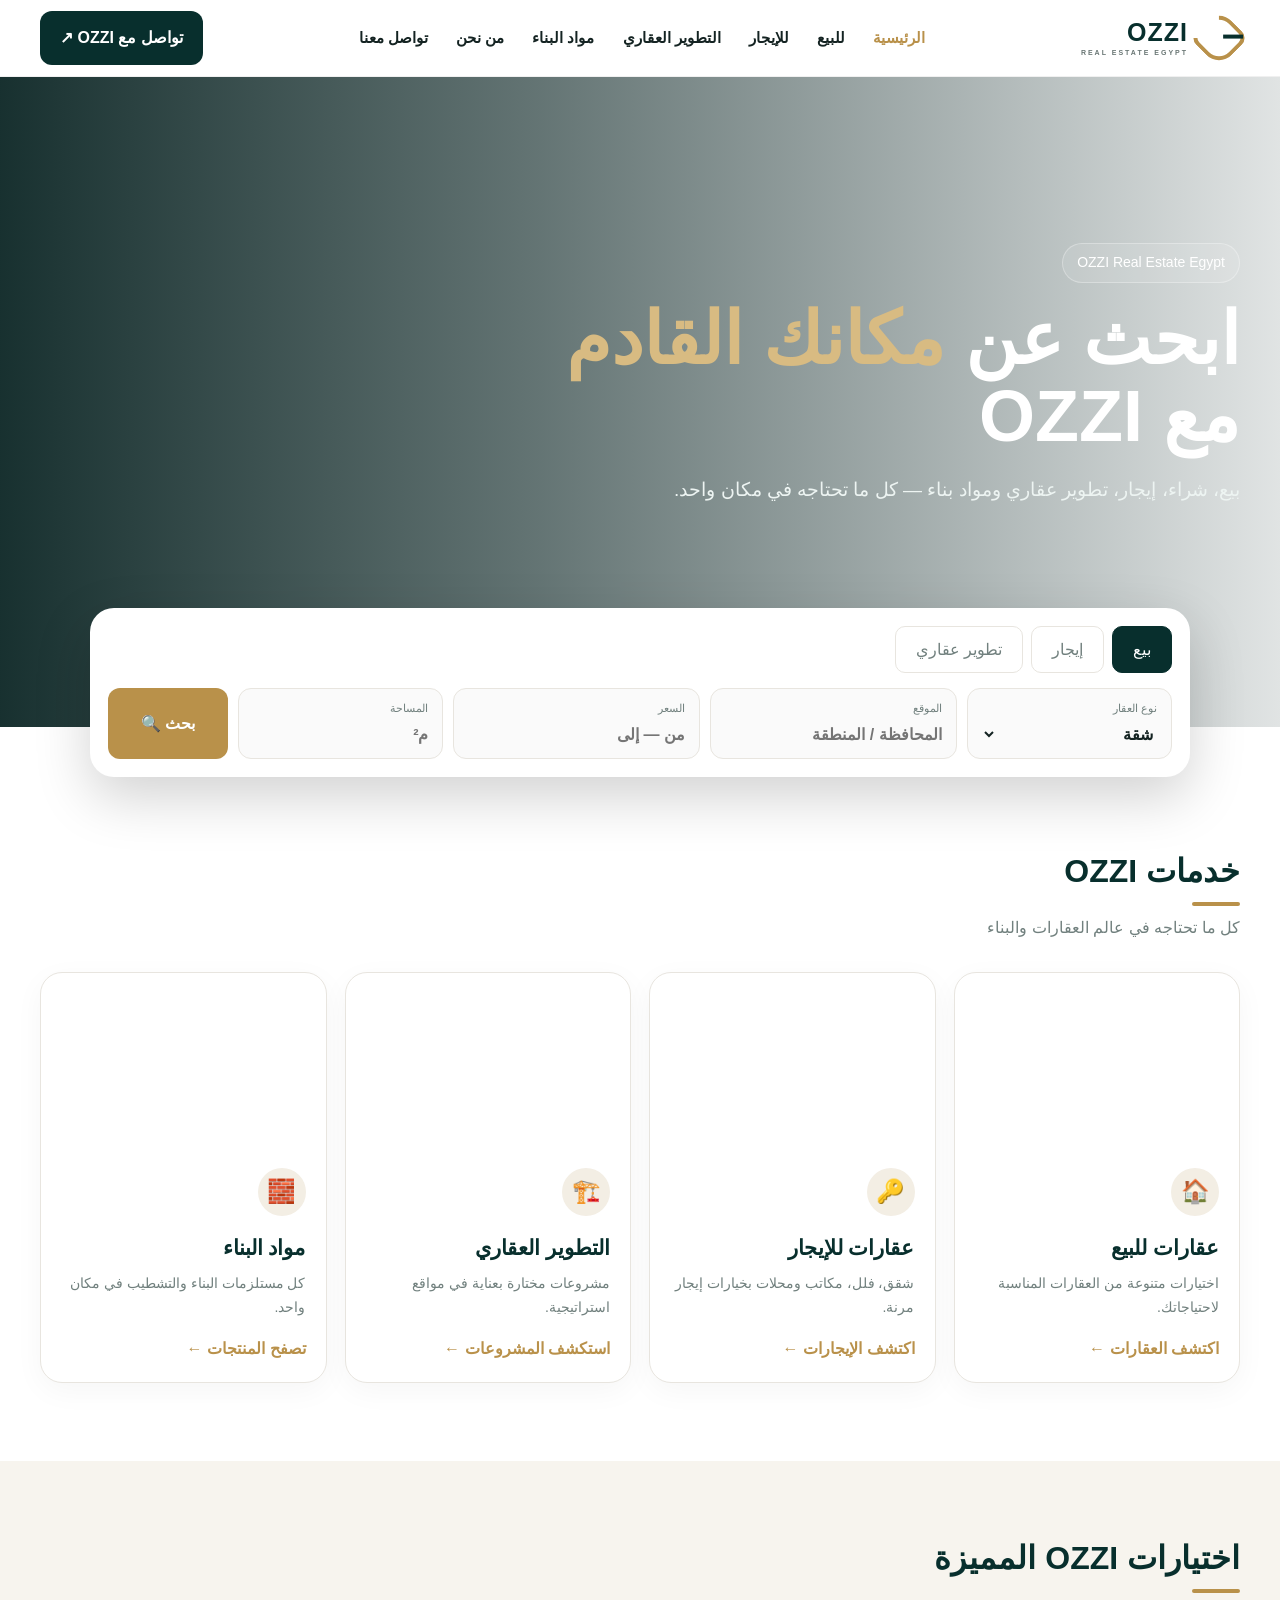
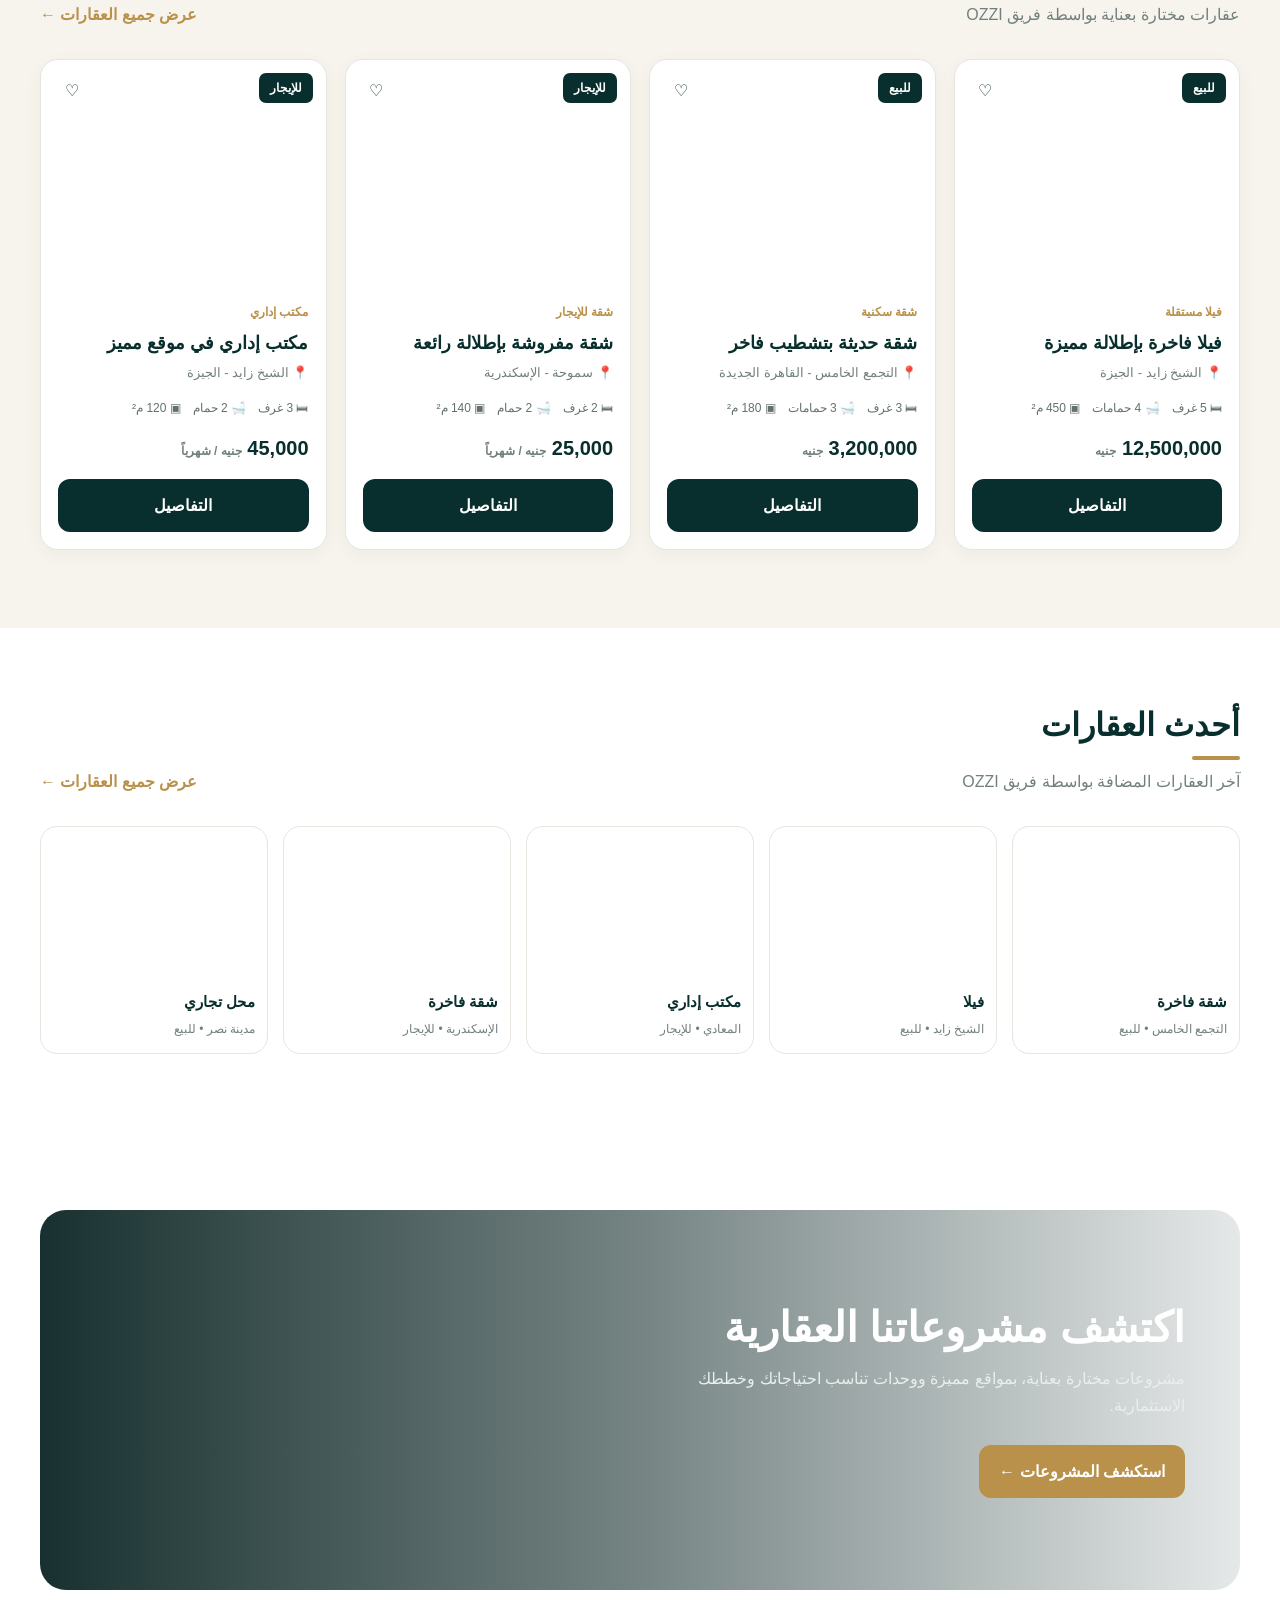
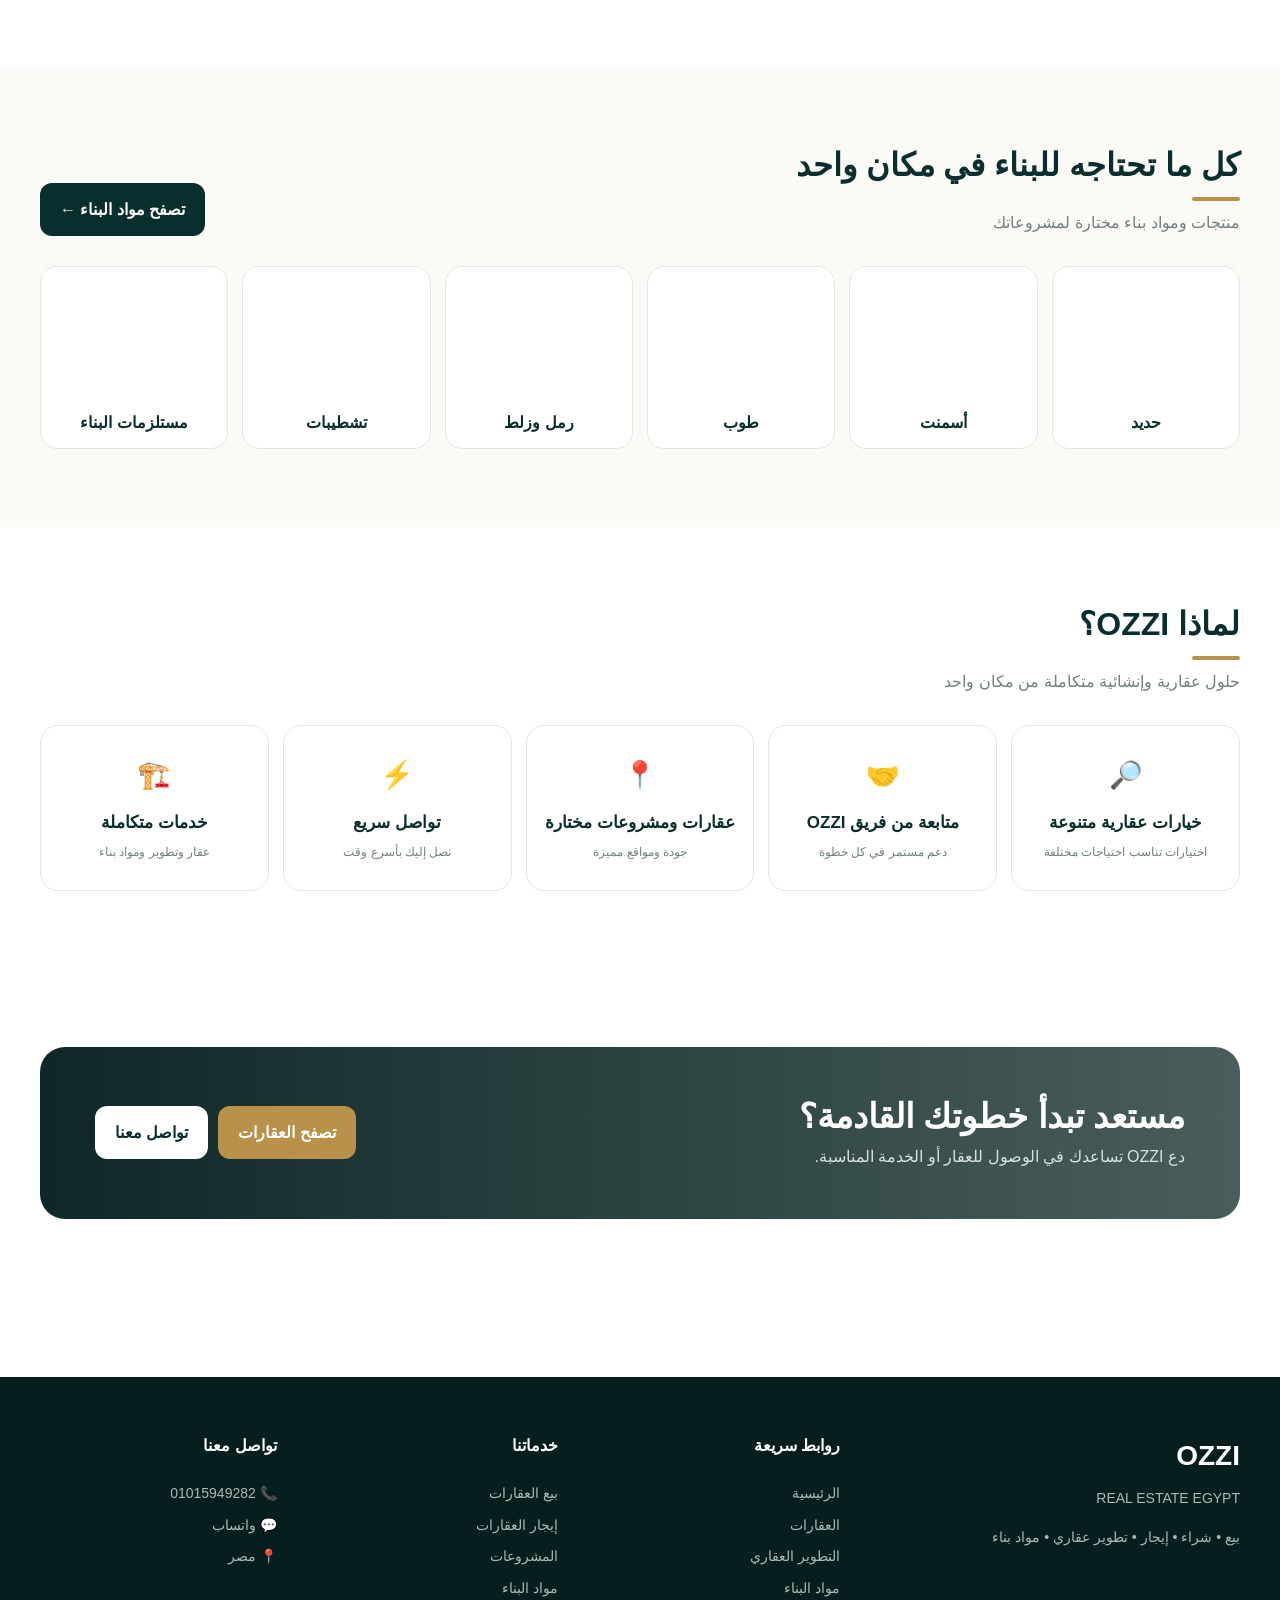
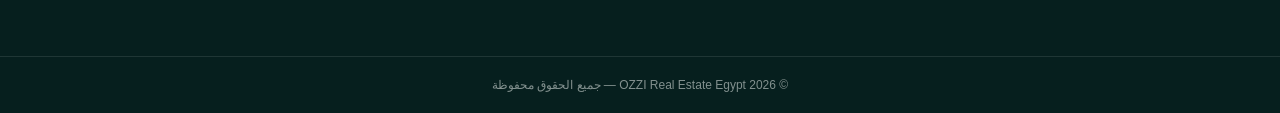
<file: index.html>
<!DOCTYPE html>
<html lang="ar" dir="rtl">
<head>
  <meta charset="UTF-8" />
  <meta name="viewport" content="width=device-width, initial-scale=1.0" />
  <title>OZZI Real Estate Egypt</title>
  <meta name="description" content="OZZI Real Estate Egypt - بيع، شراء، إيجار، تطوير عقاري ومواد بناء." />
  <link rel="stylesheet" href="style.css">

</head>
<body>

<header>
  <div class="container nav">
    <a class="logo" href="#">
      <span class="logo-mark"></span>
      <span class="logo-text">OZZI<small>REAL ESTATE EGYPT</small></span>
    </a>

    <button class="menu-btn" id="menuBtn" aria-label="فتح القائمة">☰</button>

    <nav class="nav-links" id="navLinks">
      <a class="active" href="#home">الرئيسية</a>
      <a href="properties.html?purpose=sale">للبيع</a>
      <a href="properties.html?purpose=rent">للإيجار</a>
      <a href="#development">التطوير العقاري</a>
      <a href="#materials">مواد البناء</a>
      <a href="#why">من نحن</a>
      <a href="#contact">تواصل معنا</a>
    </nav>

    <button class="nav-cta" onclick="contactOZZI()">تواصل مع OZZI ↗</button>
  </div>
</header>

<main>
  <section class="hero" id="home">
    <div class="container">
      <div class="hero-content">
        <span class="eyebrow">OZZI Real Estate Egypt</span>
        <h1>ابحث عن <span>مكانك القادم</span> مع OZZI</h1>
        <p>بيع، شراء، إيجار، تطوير عقاري ومواد بناء — كل ما تحتاجه في مكان واحد.</p>
      </div>
    </div>

    <div class="hero-search">
      <div class="search-tabs">
        <button class="search-tab active" data-mode="بيع">بيع</button>
        <button class="search-tab" data-mode="إيجار">إيجار</button>
        <button class="search-tab" data-mode="تطوير عقاري">تطوير عقاري</button>
      </div>
      <form class="search-grid" id="searchForm">
        <div class="field">
          <label>نوع العقار</label>
          <select>
            <option>شقة</option><option>فيلا</option><option>أرض</option>
            <option>محل</option><option>مكتب</option><option>شاليه</option>
          </select>
        </div>
        <div class="field">
          <label>الموقع</label>
          <input type="text" placeholder="المحافظة / المنطقة" />
        </div>
        <div class="field">
          <label>السعر</label>
          <input type="text" placeholder="من — إلى" />
        </div>
        <div class="field">
          <label>المساحة</label>
          <input type="text" placeholder="م²" />
        </div>
        <button class="btn search-btn" type="submit">بحث 🔍</button>
      </form>
    </div>
  </section>

  <section class="section services">
    <div class="container">
      <div class="section-head">
        <div>
          <h2 class="section-title">خدمات OZZI</h2>
          <div class="gold-line"></div>
          <p class="section-subtitle">كل ما تحتاجه في عالم العقارات والبناء</p>
        </div>
      </div>

      <div class="service-grid">
        <article class="service-card">
          <div class="service-image" style="background-image:url('https://images.unsplash.com/photo-1600585154340-be6161a56a0c?auto=format&fit=crop&w=900&q=80')"></div>
          <div class="service-body"><div class="icon">🏠</div><h3>عقارات للبيع</h3><p>اختيارات متنوعة من العقارات المناسبة لاحتياجاتك.</p><a class="text-link" href="properties.html">اكتشف العقارات ←</a></div>
        </article>
        <article class="service-card">
          <div class="service-image" style="background-image:url('https://images.unsplash.com/photo-1600607687920-4e2a09cf159d?auto=format&fit=crop&w=900&q=80')"></div>
          <div class="service-body"><div class="icon">🔑</div><h3>عقارات للإيجار</h3><p>شقق، فلل، مكاتب ومحلات بخيارات إيجار مرنة.</p><a class="text-link" href="#rent">اكتشف الإيجارات ←</a></div>
        </article>
        <article class="service-card">
          <div class="service-image" style="background-image:url('https://images.unsplash.com/photo-1545324418-cc1a3fa10c00?auto=format&fit=crop&w=900&q=80')"></div>
          <div class="service-body"><div class="icon">🏗️</div><h3>التطوير العقاري</h3><p>مشروعات مختارة بعناية في مواقع استراتيجية.</p><a class="text-link" href="#development">استكشف المشروعات ←</a></div>
        </article>
        <article class="service-card">
          <div class="service-image" style="background-image:url('https://images.unsplash.com/photo-1504307651254-35680f356dfd?auto=format&fit=crop&w=900&q=80')"></div>
          <div class="service-body"><div class="icon">🧱</div><h3>مواد البناء</h3><p>كل مستلزمات البناء والتشطيب في مكان واحد.</p><a class="text-link" href="#materials">تصفح المنتجات ←</a></div>
        </article>
      </div>
    </div>
  </section>

  <section class="section properties" id="properties">
    <div class="container">
      <div class="section-head">
        <div>
          <h2 class="section-title">اختيارات OZZI المميزة</h2>
          <div class="gold-line"></div>
          <p class="section-subtitle">عقارات مختارة بعناية بواسطة فريق OZZI</p>
        </div>
        <a class="text-link" href="properties.html">عرض جميع العقارات ←</a>
      </div>

      <div class="property-grid">
        <article class="property-card">
          <div class="property-img" style="background-image:url('https://images.unsplash.com/photo-1600585154526-990dced4db0d?auto=format&fit=crop&w=1000&q=80')"><span class="badge">للبيع</span><button class="heart">♡</button></div>
          <div class="property-body"><span class="property-type">فيلا مستقلة</span><h3 class="property-title">فيلا فاخرة بإطلالة مميزة</h3><div class="location">📍 الشيخ زايد - الجيزة</div><div class="meta"><span>🛏 5 غرف</span><span>🛁 4 حمامات</span><span>▣ 450 م²</span></div><div class="price">12,500,000 <small>جنيه</small></div><a class="btn details" href="property-details.html">التفاصيل</a></div>
        </article>
        <article class="property-card">
          <div class="property-img" style="background-image:url('https://images.unsplash.com/photo-1600607688969-a5bfcd646154?auto=format&fit=crop&w=1000&q=80')"><span class="badge">للبيع</span><button class="heart">♡</button></div>
          <div class="property-body"><span class="property-type">شقة سكنية</span><h3 class="property-title">شقة حديثة بتشطيب فاخر</h3><div class="location">📍 التجمع الخامس - القاهرة الجديدة</div><div class="meta"><span>🛏 3 غرف</span><span>🛁 3 حمامات</span><span>▣ 180 م²</span></div><div class="price">3,200,000 <small>جنيه</small></div><a class="btn details" href="property-details.html">التفاصيل</a></div>
        </article>
        <article class="property-card">
          <div class="property-img" style="background-image:url('https://images.unsplash.com/photo-1600566753190-17f0baa2a6c3?auto=format&fit=crop&w=1000&q=80')"><span class="badge">للإيجار</span><button class="heart">♡</button></div>
          <div class="property-body"><span class="property-type">شقة للإيجار</span><h3 class="property-title">شقة مفروشة بإطلالة رائعة</h3><div class="location">📍 سموحة - الإسكندرية</div><div class="meta"><span>🛏 2 غرف</span><span>🛁 2 حمام</span><span>▣ 140 م²</span></div><div class="price">25,000 <small>جنيه / شهرياً</small></div><a class="btn details" href="property-details.html">التفاصيل</a></div>
        </article>
        <article class="property-card">
          <div class="property-img" style="background-image:url('https://images.unsplash.com/photo-1497366754035-f200968a6e72?auto=format&fit=crop&w=1000&q=80')"><span class="badge">للإيجار</span><button class="heart">♡</button></div>
          <div class="property-body"><span class="property-type">مكتب إداري</span><h3 class="property-title">مكتب إداري في موقع مميز</h3><div class="location">📍 الشيخ زايد - الجيزة</div><div class="meta"><span>🛏 3 غرف</span><span>🛁 2 حمام</span><span>▣ 120 م²</span></div><div class="price">45,000 <small>جنيه / شهرياً</small></div><a class="btn details" href="property-details.html">التفاصيل</a></div>
        </article>
      </div>
    </div>
  </section>

  <section class="section" id="rent">
    <div class="container">
      <div class="section-head">
        <div>
          <h2 class="section-title">أحدث العقارات</h2>
          <div class="gold-line"></div>
          <p class="section-subtitle">آخر العقارات المضافة بواسطة فريق OZZI</p>
        </div>
        <a class="text-link" href="properties.html">عرض جميع العقارات ←</a>
      </div>
      <div class="latest-grid">
        <div class="latest-card"><div class="latest-img" style="background-image:url('https://images.unsplash.com/photo-1600607687939-ce8a6c25118c?auto=format&fit=crop&w=700&q=80')"></div><div class="latest-body"><strong>شقة فاخرة</strong><span>التجمع الخامس • للبيع</span></div></div>
        <div class="latest-card"><div class="latest-img" style="background-image:url('https://images.unsplash.com/photo-1600585154340-be6161a56a0c?auto=format&fit=crop&w=700&q=80')"></div><div class="latest-body"><strong>فيلا</strong><span>الشيخ زايد • للبيع</span></div></div>
        <div class="latest-card"><div class="latest-img" style="background-image:url('https://images.unsplash.com/photo-1497366754035-f200968a6e72?auto=format&fit=crop&w=700&q=80')"></div><div class="latest-body"><strong>مكتب إداري</strong><span>المعادي • للإيجار</span></div></div>
        <div class="latest-card"><div class="latest-img" style="background-image:url('https://images.unsplash.com/photo-1600566753190-17f0baa2a6c3?auto=format&fit=crop&w=700&q=80')"></div><div class="latest-body"><strong>شقة فاخرة</strong><span>الإسكندرية • للإيجار</span></div></div>
        <div class="latest-card"><div class="latest-img" style="background-image:url('https://images.unsplash.com/photo-1600585154526-990dced4db0d?auto=format&fit=crop&w=700&q=80')"></div><div class="latest-body"><strong>محل تجاري</strong><span>مدينة نصر • للبيع</span></div></div>
      </div>
    </div>
  </section>

  <section class="section" id="development">
    <div class="container">
      <div class="dev-banner">
        <div class="dev-content">
          <h2>اكتشف مشروعاتنا العقارية</h2>
          <p>مشروعات مختارة بعناية، بمواقع مميزة ووحدات تناسب احتياجاتك وخططك الاستثمارية.</p>
          <button class="btn btn-gold" onclick="showToast('سيتم عرض المشروعات قريباً')">استكشف المشروعات ←</button>
        </div>
      </div>
    </div>
  </section>

  <section class="section materials" id="materials">
    <div class="container">
      <div class="section-head">
        <div>
          <h2 class="section-title">كل ما تحتاجه للبناء في مكان واحد</h2>
          <div class="gold-line"></div>
          <p class="section-subtitle">منتجات ومواد بناء مختارة لمشروعاتك</p>
        </div>
        <button class="btn btn-dark" style="background:var(--green);color:#fff" onclick="showToast('قسم مواد البناء جاهز للتصفح')">تصفح مواد البناء ←</button>
      </div>

      <div class="material-grid">
        <div class="material-card"><div class="material-img" style="background-image:url('https://images.unsplash.com/photo-1531835551805-16d864c8d311?auto=format&fit=crop&w=700&q=80')"></div><strong>حديد</strong></div>
        <div class="material-card"><div class="material-img" style="background-image:url('https://images.unsplash.com/photo-1586864387967-d02ef85d93e8?auto=format&fit=crop&w=700&q=80')"></div><strong>أسمنت</strong></div>
        <div class="material-card"><div class="material-img" style="background-image:url('https://images.unsplash.com/photo-1590253230532-a67f6bc61a8b?auto=format&fit=crop&w=700&q=80')"></div><strong>طوب</strong></div>
        <div class="material-card"><div class="material-img" style="background-image:url('https://images.unsplash.com/photo-1582582429416-7a5a1c4e0c6d?auto=format&fit=crop&w=700&q=80')"></div><strong>رمل وزلط</strong></div>
        <div class="material-card"><div class="material-img" style="background-image:url('https://images.unsplash.com/photo-1504148455328-c376907d081c?auto=format&fit=crop&w=700&q=80')"></div><strong>تشطيبات</strong></div>
        <div class="material-card"><div class="material-img" style="background-image:url('https://images.unsplash.com/photo-1504307651254-35680f356dfd?auto=format&fit=crop&w=700&q=80')"></div><strong>مستلزمات البناء</strong></div>
      </div>
    </div>
  </section>

  <section class="section" id="why">
    <div class="container">
      <div class="section-head">
        <div>
          <h2 class="section-title">لماذا OZZI؟</h2>
          <div class="gold-line"></div>
          <p class="section-subtitle">حلول عقارية وإنشائية متكاملة من مكان واحد</p>
        </div>
      </div>
      <div class="why-grid">
        <div class="why-card"><div class="why-icon">🔎</div><h3>خيارات عقارية متنوعة</h3><p>اختيارات تناسب احتياجات مختلفة</p></div>
        <div class="why-card"><div class="why-icon">🤝</div><h3>متابعة من فريق OZZI</h3><p>دعم مستمر في كل خطوة</p></div>
        <div class="why-card"><div class="why-icon">📍</div><h3>عقارات ومشروعات مختارة</h3><p>جودة ومواقع مميزة</p></div>
        <div class="why-card"><div class="why-icon">⚡</div><h3>تواصل سريع</h3><p>نصل إليك بأسرع وقت</p></div>
        <div class="why-card"><div class="why-icon">🏗️</div><h3>خدمات متكاملة</h3><p>عقار وتطوير ومواد بناء</p></div>
      </div>
    </div>
  </section>

  <section class="section" id="contact">
    <div class="container">
      <div class="cta">
        <div>
          <h2>مستعد تبدأ خطوتك القادمة؟</h2>
          <p>دع OZZI تساعدك في الوصول للعقار أو الخدمة المناسبة.</p>
        </div>
        <div style="display:flex;gap:10px;flex-wrap:wrap">
          <a class="btn btn-gold" href="#properties">تصفح العقارات</a>
          <button class="btn" style="background:#fff;color:var(--green)" onclick="contactOZZI()">تواصل معنا</button>
        </div>
      </div>
    </div>
  </section>
</main>

<footer>
  <div class="container footer-main">
    <div>
      <div class="footer-logo">OZZI</div>
      <p style="margin-top:8px">REAL ESTATE EGYPT</p>
      <p style="margin-top:15px">بيع • شراء • إيجار • تطوير عقاري • مواد بناء</p>
    </div>
    <div class="footer-col"><h4>روابط سريعة</h4><a href="#home">الرئيسية</a><a href="#properties">العقارات</a><a href="#development">التطوير العقاري</a><a href="#materials">مواد البناء</a></div>
    <div class="footer-col"><h4>خدماتنا</h4><a href="#properties">بيع العقارات</a><a href="#rent">إيجار العقارات</a><a href="#development">المشروعات</a><a href="#materials">مواد البناء</a></div>
    <div class="footer-col"><h4>تواصل معنا</h4><a href="tel:+201015949282">📞 01015949282</a><a href="https://wa.me/201015949282" target="_blank">💬 واتساب</a><a href="#contact">📍 مصر</a></div>
  </div>
  <div class="footer-bottom">© 2026 OZZI Real Estate Egypt — جميع الحقوق محفوظة</div>
</footer>

<div class="toast" id="toast"></div>

<script src="script.js"></script>

</body>
</html>
</file>
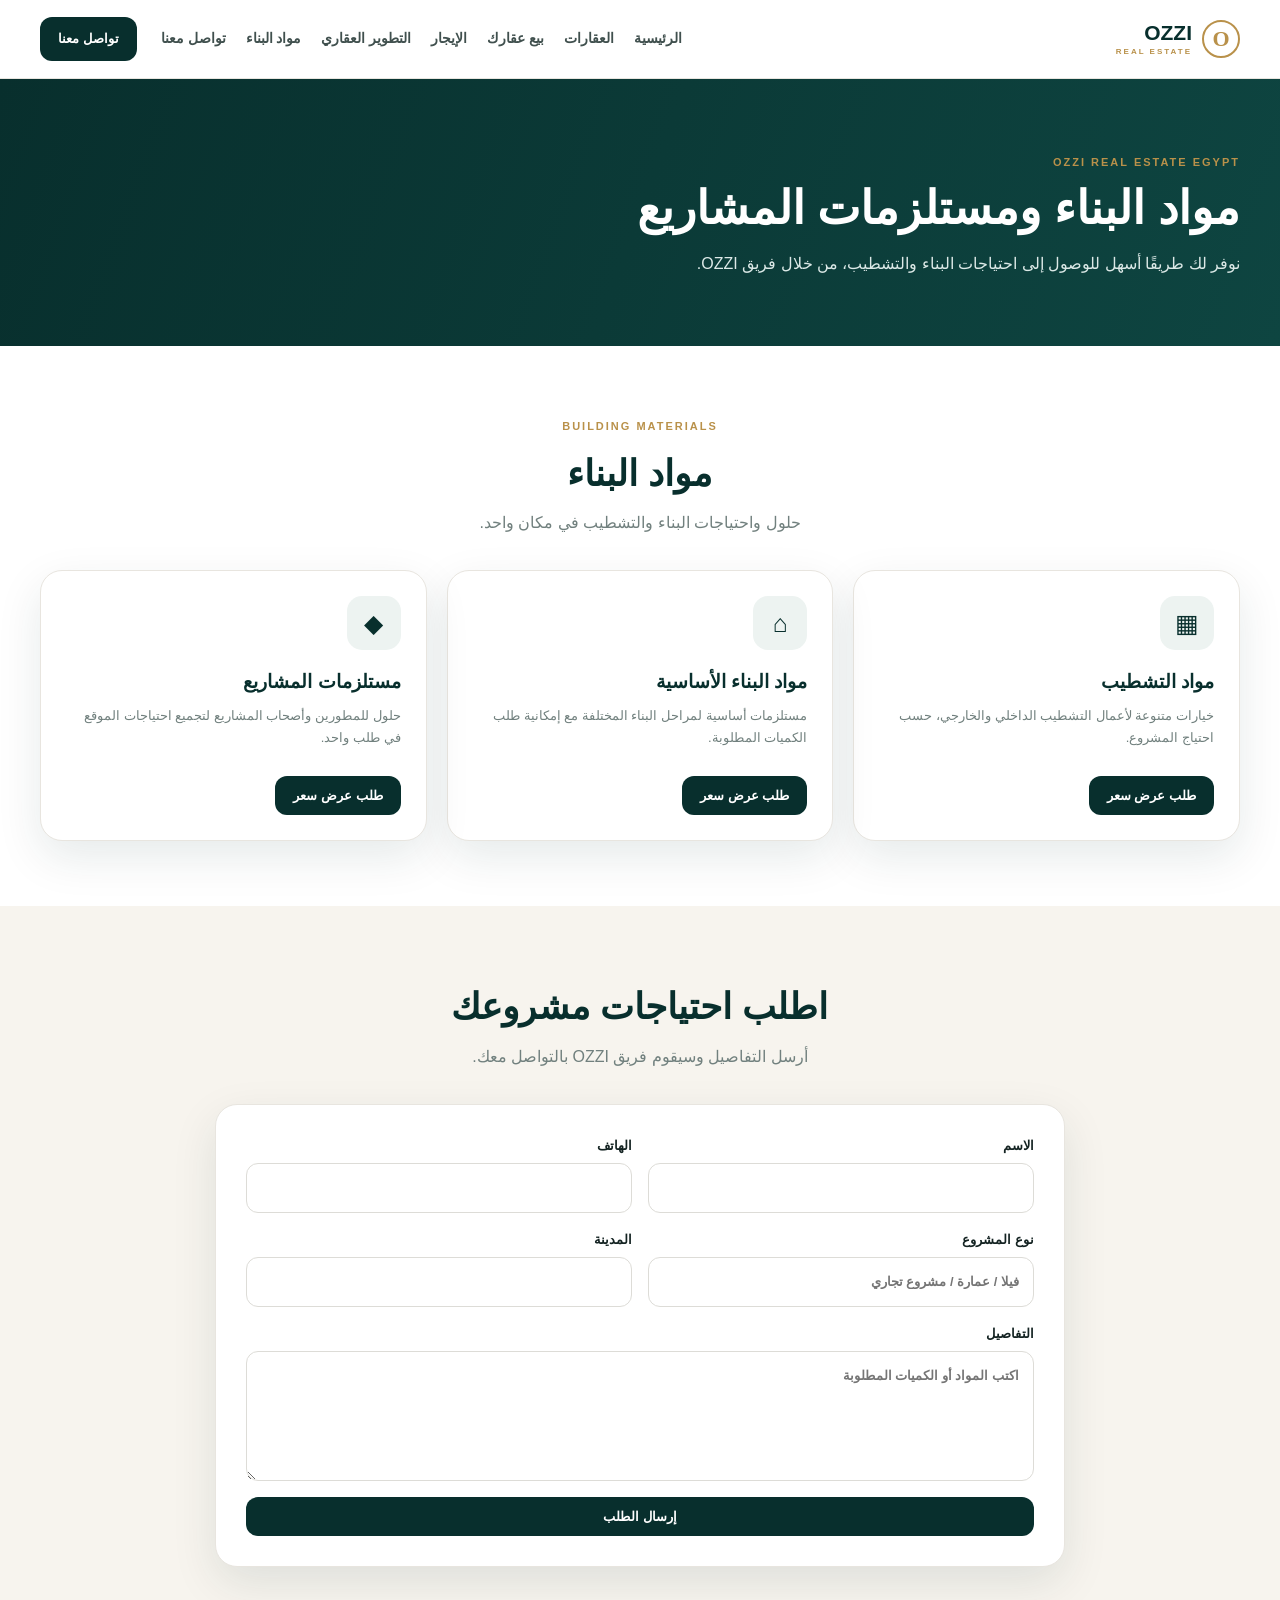
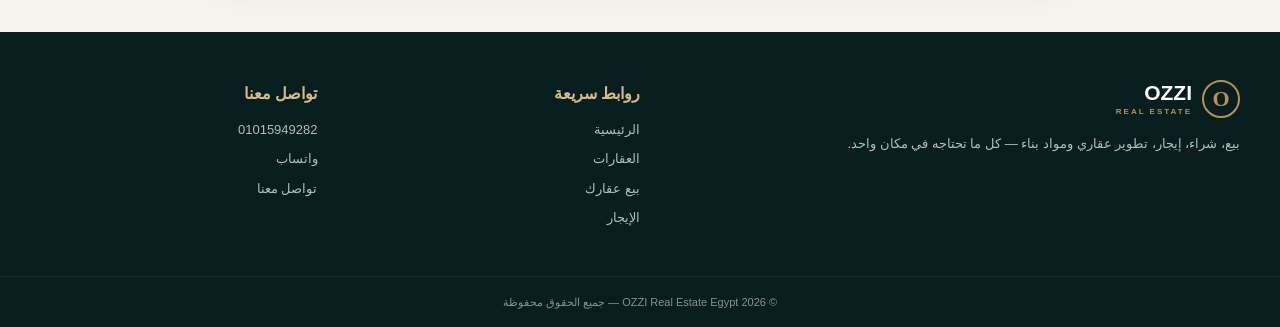
<file: building-materials.html>
<!DOCTYPE html><html lang="ar" dir="rtl"><head><meta charset="UTF-8"><meta name="viewport" content="width=device-width,initial-scale=1.0"><title>مواد البناء | OZZI Real Estate Egypt</title><link rel="stylesheet" href="site.css"></head><body>
<header class="header"><div class="container nav">
<a class="logo" href="index.html"><span class="mark">O</span><span>OZZI <small>REAL ESTATE</small></span></a>
<button class="menu" onclick="document.querySelector('nav').classList.toggle('open')">☰</button>
<nav><a href="index.html">الرئيسية</a><a href="properties.html">العقارات</a><a href="sell-property.html">بيع عقارك</a><a href="rent.html">الإيجار</a><a href="development.html">التطوير العقاري</a><a href="building-materials.html">مواد البناء</a><a href="contact.html">تواصل معنا</a></nav>
<a class="cta" href="https://wa.me/201015949282" target="_blank">تواصل معنا</a></div></header><section class="hero"><div class="container"><span class="eyebrow">OZZI REAL ESTATE EGYPT</span><h1>مواد البناء ومستلزمات المشاريع</h1><p>نوفر لك طريقًا أسهل للوصول إلى احتياجات البناء والتشطيب، من خلال فريق OZZI.</p></div></section><section class="section"><div class="container"><div class="title"><span class="eyebrow">BUILDING MATERIALS</span><h2>مواد البناء</h2><p>حلول واحتياجات البناء والتشطيب في مكان واحد.</p></div><div class="grid cards-3">
<div class="card"><div class="icon">▦</div><h3>مواد التشطيب</h3><p>خيارات متنوعة لأعمال التشطيب الداخلي والخارجي، حسب احتياج المشروع.</p><br><button class="btn" onclick="contact('مواد التشطيب')">طلب عرض سعر</button></div>
<div class="card"><div class="icon">⌂</div><h3>مواد البناء الأساسية</h3><p>مستلزمات أساسية لمراحل البناء المختلفة مع إمكانية طلب الكميات المطلوبة.</p><br><button class="btn" onclick="contact('مواد البناء الأساسية')">طلب عرض سعر</button></div>
<div class="card"><div class="icon">◆</div><h3>مستلزمات المشاريع</h3><p>حلول للمطورين وأصحاب المشاريع لتجميع احتياجات الموقع في طلب واحد.</p><br><button class="btn" onclick="contact('مستلزمات المشاريع')">طلب عرض سعر</button></div>
</div></div></section>
<section class="section alt"><div class="container"><div class="title"><h2>اطلب احتياجات مشروعك</h2><p>أرسل التفاصيل وسيقوم فريق OZZI بالتواصل معك.</p></div><form class="form" onsubmit="sendForm(event,'تم إرسال طلب مواد البناء بنجاح')"><div class="fields"><label>الاسم<input required></label><label>الهاتف<input required></label><label>نوع المشروع<input placeholder="فيلا / عمارة / مشروع تجاري"></label><label>المدينة<input></label><label class="full">التفاصيل<textarea placeholder="اكتب المواد أو الكميات المطلوبة"></textarea></label><label class="full"><button class="btn" type="submit">إرسال الطلب</button></label></div></form></div></section><footer class="footer"><div class="container footgrid">
<div><div class="logo" style="color:#fff"><span class="mark">O</span><span>OZZI <small>REAL ESTATE</small></span></div><p style="margin-top:15px">بيع، شراء، إيجار، تطوير عقاري ومواد بناء — كل ما تحتاجه في مكان واحد.</p></div>
<div><h4>روابط سريعة</h4><a href="index.html">الرئيسية</a><a href="properties.html">العقارات</a><a href="sell-property.html">بيع عقارك</a><a href="rent.html">الإيجار</a></div>
<div><h4>تواصل معنا</h4><a href="tel:01015949282">01015949282</a><a href="https://wa.me/201015949282">واتساب</a><a href="contact.html">تواصل معنا</a></div>
</div><div class="copy">© 2026 OZZI Real Estate Egypt — جميع الحقوق محفوظة</div></footer><div class="toast" id="toast"></div><script>function contact(x){location.href="https://wa.me/201015949282?text="+encodeURIComponent("مرحباً OZZI، أريد الاستفسار عن "+x)}function sendForm(e,msg){e.preventDefault();let t=document.getElementById("toast");t.textContent=msg;t.classList.add("show");e.target.reset();setTimeout(()=>t.classList.remove("show"),4000)}</script></body></html>
</file>
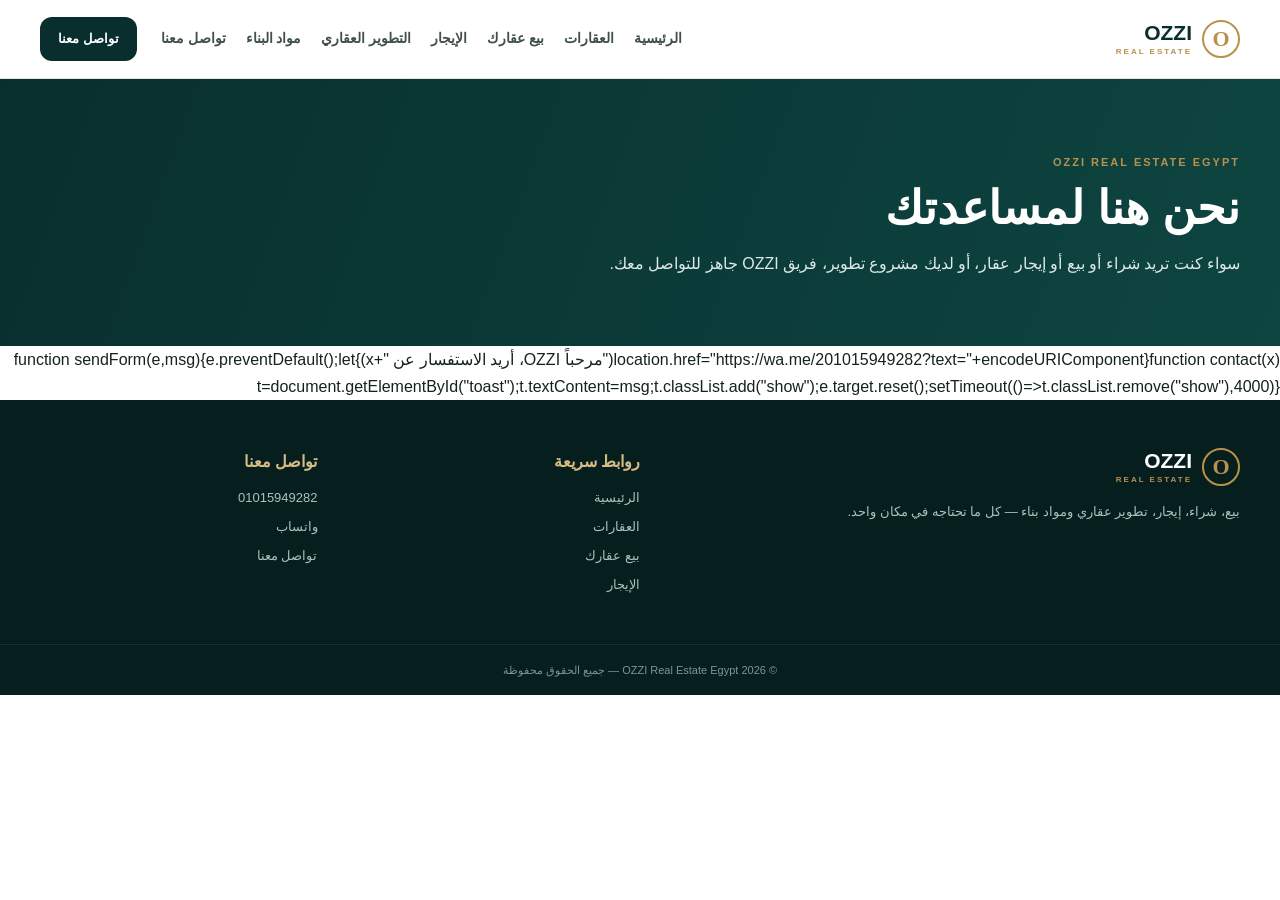
<file: contact.html>
<!DOCTYPE html><html lang="ar" dir="rtl"><head><meta charset="UTF-8"><meta name="viewport" content="width=device-width,initial-scale=1.0"><title>تواصل معنا | OZZI Real Estate Egypt</title><link rel="stylesheet" href="site.css"></head><body>
<header class="header"><div class="container nav">
<a class="logo" href="index.html"><span class="mark">O</span><span>OZZI <small>REAL ESTATE</small></span></a>
<button class="menu" onclick="document.querySelector('nav').classList.toggle('open')">☰</button>
<nav><a href="index.html">الرئيسية</a><a href="properties.html">العقارات</a><a href="sell-property.html">بيع عقارك</a><a href="rent.html">الإيجار</a><a href="development.html">التطوير العقاري</a><a href="building-materials.html">مواد البناء</a><a href="contact.html">تواصل معنا</a></nav>
<a class="cta" href="https://wa.me/201015949282" target="_blank">تواصل معنا</a></div></header><section class="hero"><div class="container"><span class="eyebrow">OZZI REAL ESTATE EGYPT</span><h1>نحن هنا لمساعدتك</h1><p>سواء كنت تريد شراء أو بيع أو إيجار عقار، أو لديك مشروع تطوير، فريق OZZI جاهز للتواصل معك.</p></div></section>function contact(x){location.href="https://wa.me/201015949282?text="+encodeURIComponent("مرحباً OZZI، أريد الاستفسار عن "+x)}function sendForm(e,msg){e.preventDefault();let t=document.getElementById("toast");t.textContent=msg;t.classList.add("show");e.target.reset();setTimeout(()=>t.classList.remove("show"),4000)}<footer class="footer"><div class="container footgrid">
<div><div class="logo" style="color:#fff"><span class="mark">O</span><span>OZZI <small>REAL ESTATE</small></span></div><p style="margin-top:15px">بيع، شراء، إيجار، تطوير عقاري ومواد بناء — كل ما تحتاجه في مكان واحد.</p></div>
<div><h4>روابط سريعة</h4><a href="index.html">الرئيسية</a><a href="properties.html">العقارات</a><a href="sell-property.html">بيع عقارك</a><a href="rent.html">الإيجار</a></div>
<div><h4>تواصل معنا</h4><a href="tel:01015949282">01015949282</a><a href="https://wa.me/201015949282">واتساب</a><a href="contact.html">تواصل معنا</a></div>
</div><div class="copy">© 2026 OZZI Real Estate Egypt — جميع الحقوق محفوظة</div></footer><div class="toast" id="toast"></div><script></script></body></html>
</file>
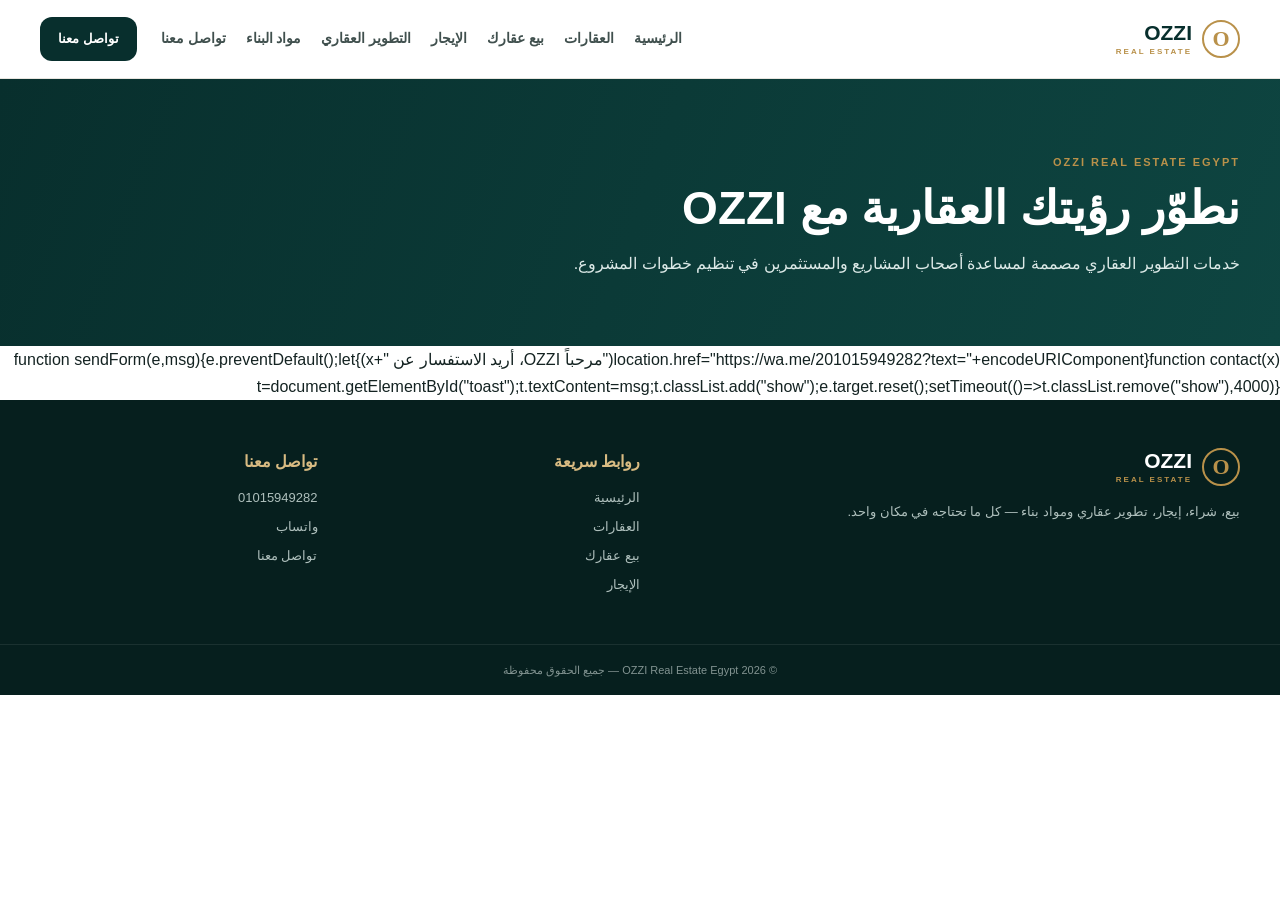
<file: development.html>
<!DOCTYPE html><html lang="ar" dir="rtl"><head><meta charset="UTF-8"><meta name="viewport" content="width=device-width,initial-scale=1.0"><title>التطوير العقاري | OZZI Real Estate Egypt</title><link rel="stylesheet" href="site.css"></head><body>
<header class="header"><div class="container nav">
<a class="logo" href="index.html"><span class="mark">O</span><span>OZZI <small>REAL ESTATE</small></span></a>
<button class="menu" onclick="document.querySelector('nav').classList.toggle('open')">☰</button>
<nav><a href="index.html">الرئيسية</a><a href="properties.html">العقارات</a><a href="sell-property.html">بيع عقارك</a><a href="rent.html">الإيجار</a><a href="development.html">التطوير العقاري</a><a href="building-materials.html">مواد البناء</a><a href="contact.html">تواصل معنا</a></nav>
<a class="cta" href="https://wa.me/201015949282" target="_blank">تواصل معنا</a></div></header><section class="hero"><div class="container"><span class="eyebrow">OZZI REAL ESTATE EGYPT</span><h1>نطوّر رؤيتك العقارية مع OZZI</h1><p>خدمات التطوير العقاري مصممة لمساعدة أصحاب المشاريع والمستثمرين في تنظيم خطوات المشروع.</p></div></section>function contact(x){location.href="https://wa.me/201015949282?text="+encodeURIComponent("مرحباً OZZI، أريد الاستفسار عن "+x)}function sendForm(e,msg){e.preventDefault();let t=document.getElementById("toast");t.textContent=msg;t.classList.add("show");e.target.reset();setTimeout(()=>t.classList.remove("show"),4000)}<footer class="footer"><div class="container footgrid">
<div><div class="logo" style="color:#fff"><span class="mark">O</span><span>OZZI <small>REAL ESTATE</small></span></div><p style="margin-top:15px">بيع، شراء، إيجار، تطوير عقاري ومواد بناء — كل ما تحتاجه في مكان واحد.</p></div>
<div><h4>روابط سريعة</h4><a href="index.html">الرئيسية</a><a href="properties.html">العقارات</a><a href="sell-property.html">بيع عقارك</a><a href="rent.html">الإيجار</a></div>
<div><h4>تواصل معنا</h4><a href="tel:01015949282">01015949282</a><a href="https://wa.me/201015949282">واتساب</a><a href="contact.html">تواصل معنا</a></div>
</div><div class="copy">© 2026 OZZI Real Estate Egypt — جميع الحقوق محفوظة</div></footer><div class="toast" id="toast"></div><script></script></body></html>
</file>
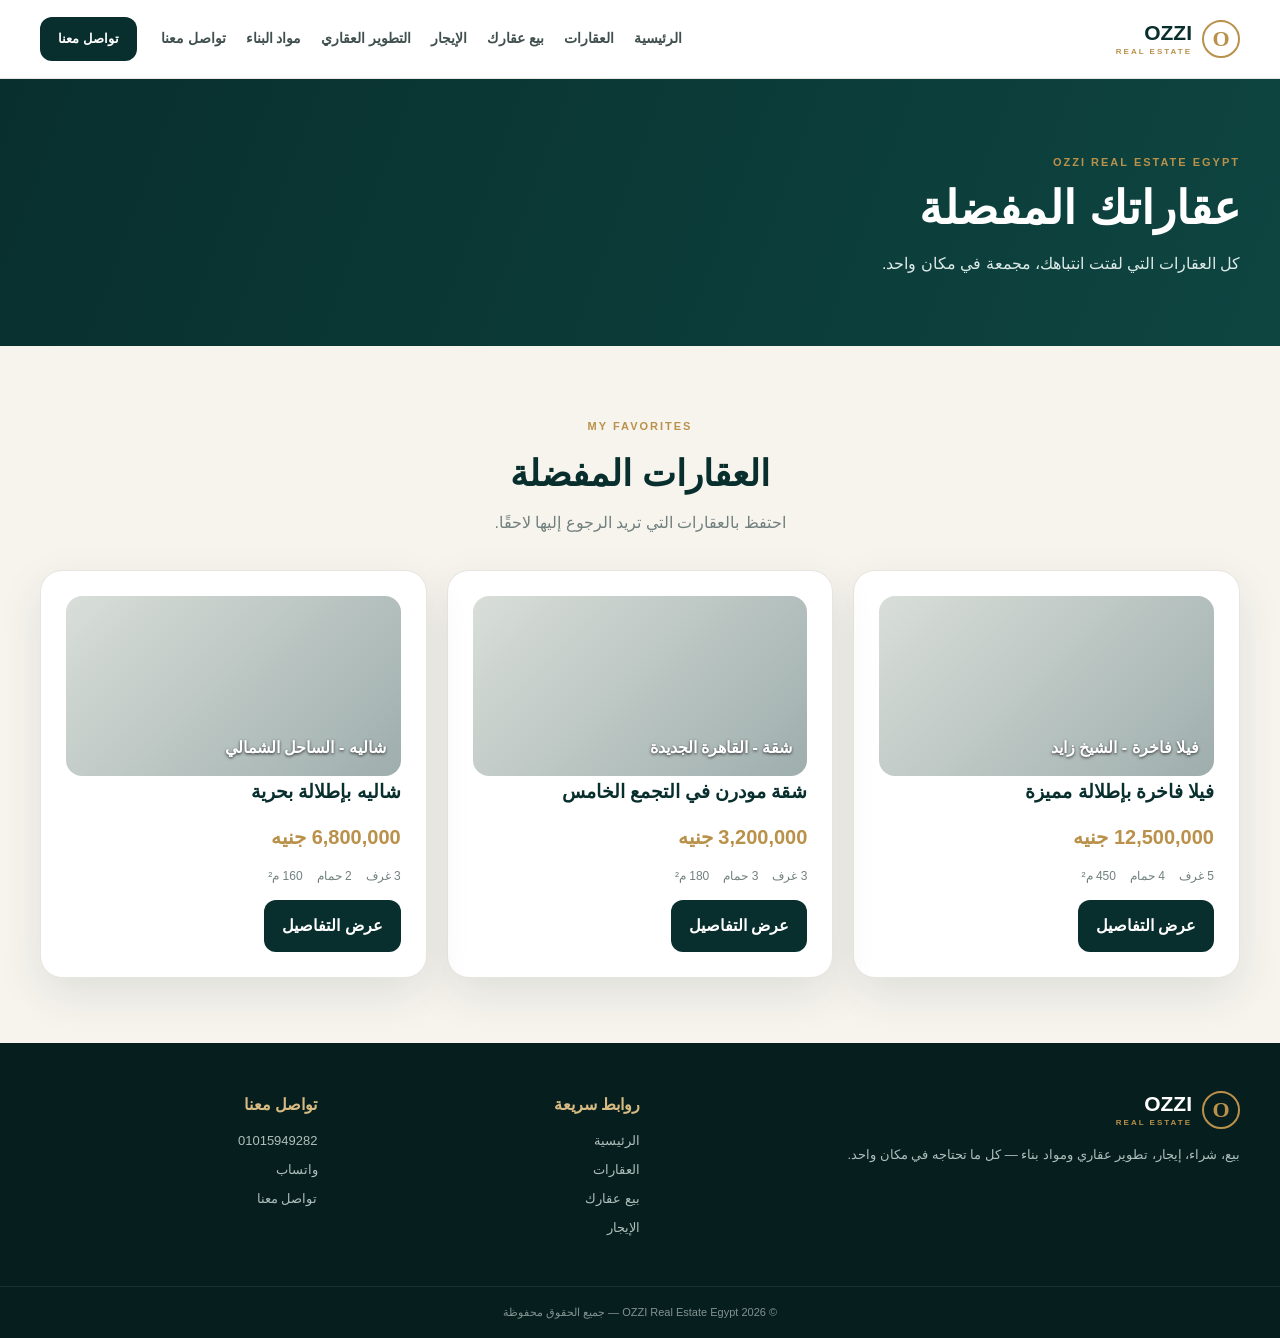
<file: favorites.html>
<!DOCTYPE html><html lang="ar" dir="rtl"><head><meta charset="UTF-8"><meta name="viewport" content="width=device-width,initial-scale=1.0"><title>المفضلة | OZZI Real Estate Egypt</title><link rel="stylesheet" href="site.css"></head><body>
<header class="header"><div class="container nav">
<a class="logo" href="index.html"><span class="mark">O</span><span>OZZI <small>REAL ESTATE</small></span></a>
<button class="menu" onclick="document.querySelector('nav').classList.toggle('open')">☰</button>
<nav><a href="index.html">الرئيسية</a><a href="properties.html">العقارات</a><a href="sell-property.html">بيع عقارك</a><a href="rent.html">الإيجار</a><a href="development.html">التطوير العقاري</a><a href="building-materials.html">مواد البناء</a><a href="contact.html">تواصل معنا</a></nav>
<a class="cta" href="https://wa.me/201015949282" target="_blank">تواصل معنا</a></div></header><section class="hero"><div class="container"><span class="eyebrow">OZZI REAL ESTATE EGYPT</span><h1>عقاراتك المفضلة</h1><p>كل العقارات التي لفتت انتباهك، مجمعة في مكان واحد.</p></div></section><section class="section alt"><div class="container"><div class="title"><span class="eyebrow">MY FAVORITES</span><h2>العقارات المفضلة</h2><p>احتفظ بالعقارات التي تريد الرجوع إليها لاحقًا.</p></div><div class="grid cards-3">
<div class="card"><div class="property-img">فيلا فاخرة - الشيخ زايد</div><h3>فيلا فاخرة بإطلالة مميزة</h3><div class="price">12,500,000 جنيه</div><div class="meta"><span>5 غرف</span><span>4 حمام</span><span>450 م²</span></div><a class="btn" href="property-details.html">عرض التفاصيل</a></div>
<div class="card"><div class="property-img">شقة - القاهرة الجديدة</div><h3>شقة مودرن في التجمع الخامس</h3><div class="price">3,200,000 جنيه</div><div class="meta"><span>3 غرف</span><span>3 حمام</span><span>180 م²</span></div><a class="btn" href="property-details.html">عرض التفاصيل</a></div>
<div class="card"><div class="property-img">شاليه - الساحل الشمالي</div><h3>شاليه بإطلالة بحرية</h3><div class="price">6,800,000 جنيه</div><div class="meta"><span>3 غرف</span><span>2 حمام</span><span>160 م²</span></div><a class="btn" href="property-details.html">عرض التفاصيل</a></div>
</div></div></section><footer class="footer"><div class="container footgrid">
<div><div class="logo" style="color:#fff"><span class="mark">O</span><span>OZZI <small>REAL ESTATE</small></span></div><p style="margin-top:15px">بيع، شراء، إيجار، تطوير عقاري ومواد بناء — كل ما تحتاجه في مكان واحد.</p></div>
<div><h4>روابط سريعة</h4><a href="index.html">الرئيسية</a><a href="properties.html">العقارات</a><a href="sell-property.html">بيع عقارك</a><a href="rent.html">الإيجار</a></div>
<div><h4>تواصل معنا</h4><a href="tel:01015949282">01015949282</a><a href="https://wa.me/201015949282">واتساب</a><a href="contact.html">تواصل معنا</a></div>
</div><div class="copy">© 2026 OZZI Real Estate Egypt — جميع الحقوق محفوظة</div></footer><div class="toast" id="toast"></div><script></script></body></html>
</file>
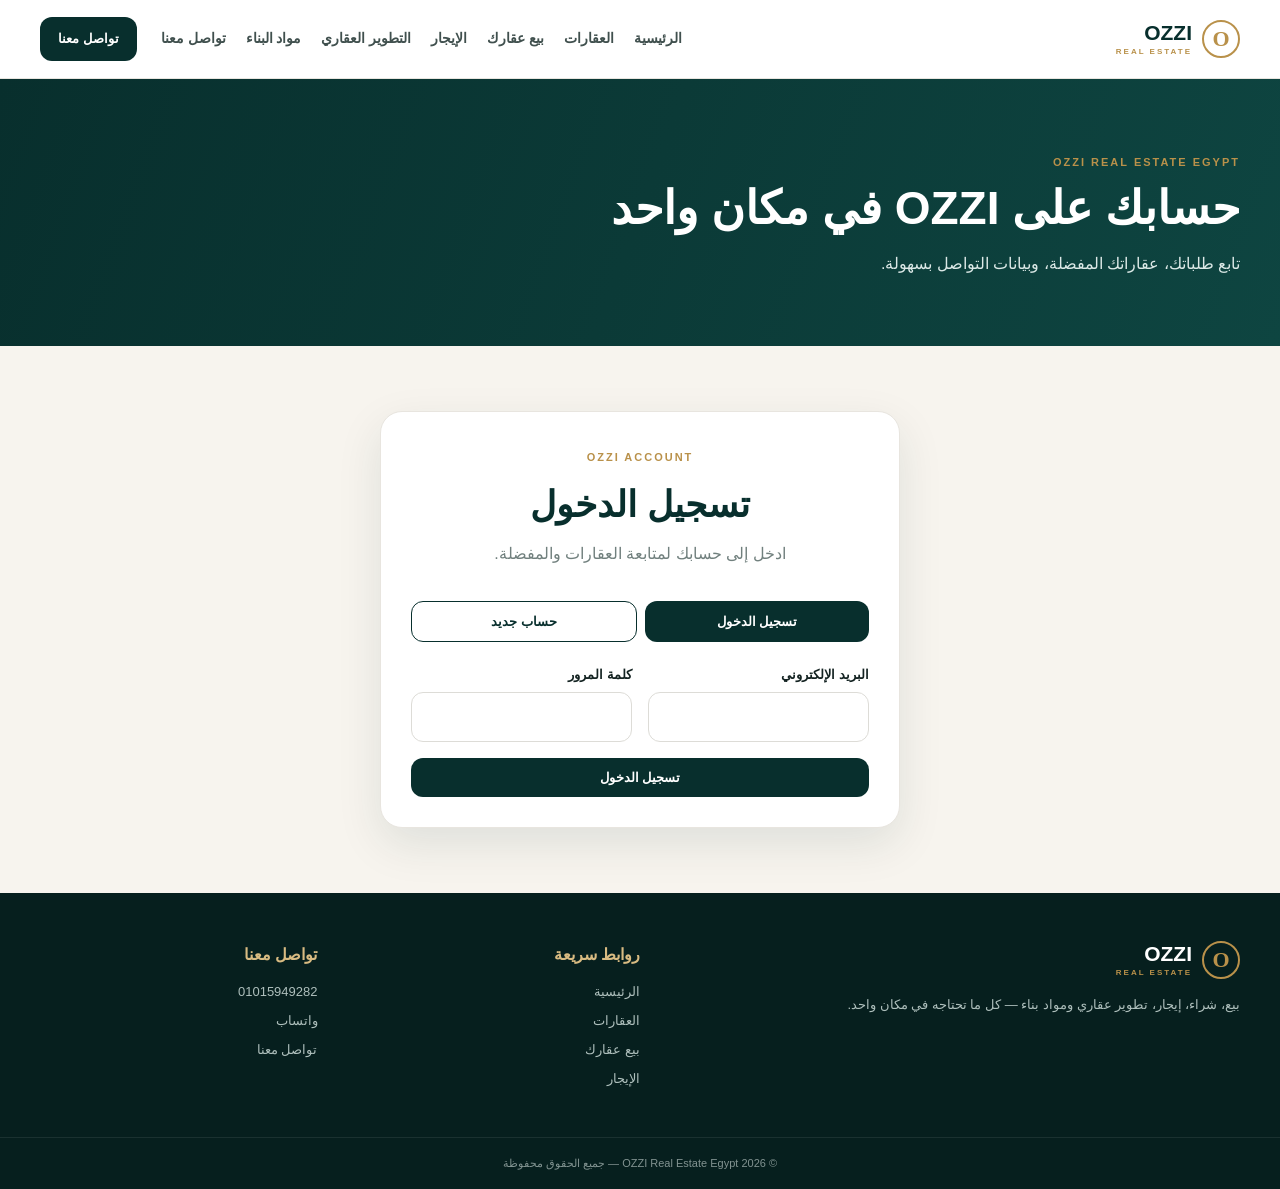
<file: login.html>
<!DOCTYPE html><html lang="ar" dir="rtl"><head><meta charset="UTF-8"><meta name="viewport" content="width=device-width,initial-scale=1.0"><title>تسجيل الدخول | OZZI Real Estate Egypt</title><link rel="stylesheet" href="site.css"></head><body>
<header class="header"><div class="container nav">
<a class="logo" href="index.html"><span class="mark">O</span><span>OZZI <small>REAL ESTATE</small></span></a>
<button class="menu" onclick="document.querySelector('nav').classList.toggle('open')">☰</button>
<nav><a href="index.html">الرئيسية</a><a href="properties.html">العقارات</a><a href="sell-property.html">بيع عقارك</a><a href="rent.html">الإيجار</a><a href="development.html">التطوير العقاري</a><a href="building-materials.html">مواد البناء</a><a href="contact.html">تواصل معنا</a></nav>
<a class="cta" href="https://wa.me/201015949282" target="_blank">تواصل معنا</a></div></header><section class="hero"><div class="container"><span class="eyebrow">OZZI REAL ESTATE EGYPT</span><h1>حسابك على OZZI في مكان واحد</h1><p>تابع طلباتك، عقاراتك المفضلة، وبيانات التواصل بسهولة.</p></div></section><section class="section alt"><div class="container"><div class="form" style="max-width:520px"><div class="title"><span class="eyebrow">OZZI ACCOUNT</span><h2 id="authTitle">تسجيل الدخول</h2><p id="authDesc">ادخل إلى حسابك لمتابعة العقارات والمفضلة.</p></div><div style="display:flex;gap:8px;margin-bottom:22px"><button class="btn" style="flex:1" onclick="loginMode()">تسجيل الدخول</button><button class="btn outline" style="flex:1" onclick="registerMode()">حساب جديد</button></div><form onsubmit="auth(event)"><div class="fields"><label>البريد الإلكتروني<input type="email" required></label><label>كلمة المرور<input type="password" required></label><label id="nameField" class="full" style="display:none">الاسم بالكامل<input></label><label class="full"><button class="btn" style="width:100%" id="authBtn">تسجيل الدخول</button></label></div></form></div></div></section><footer class="footer"><div class="container footgrid">
<div><div class="logo" style="color:#fff"><span class="mark">O</span><span>OZZI <small>REAL ESTATE</small></span></div><p style="margin-top:15px">بيع، شراء، إيجار، تطوير عقاري ومواد بناء — كل ما تحتاجه في مكان واحد.</p></div>
<div><h4>روابط سريعة</h4><a href="index.html">الرئيسية</a><a href="properties.html">العقارات</a><a href="sell-property.html">بيع عقارك</a><a href="rent.html">الإيجار</a></div>
<div><h4>تواصل معنا</h4><a href="tel:01015949282">01015949282</a><a href="https://wa.me/201015949282">واتساب</a><a href="contact.html">تواصل معنا</a></div>
</div><div class="copy">© 2026 OZZI Real Estate Egypt — جميع الحقوق محفوظة</div></footer><div class="toast" id="toast"></div><script>let register=false;function registerMode(){register=true;document.getElementById("authTitle").textContent="إنشاء حساب جديد";document.getElementById("authDesc").textContent="أنشئ حسابك على OZZI لمتابعة طلباتك ومفضلاتك.";document.getElementById("nameField").style.display="flex";document.getElementById("authBtn").textContent="إنشاء الحساب"}function loginMode(){register=false;document.getElementById("authTitle").textContent="تسجيل الدخول";document.getElementById("authDesc").textContent="ادخل إلى حسابك لمتابعة العقارات والمفضلة.";document.getElementById("nameField").style.display="none";document.getElementById("authBtn").textContent="تسجيل الدخول"}function auth(e){e.preventDefault();let t=document.getElementById("toast");t.textContent=register?"تم إنشاء الحساب بنجاح":"تم تسجيل الدخول بنجاح";t.classList.add("show");setTimeout(()=>{t.classList.remove("show");location.href="profile.html"},1200)}</script></body></html>
</file>
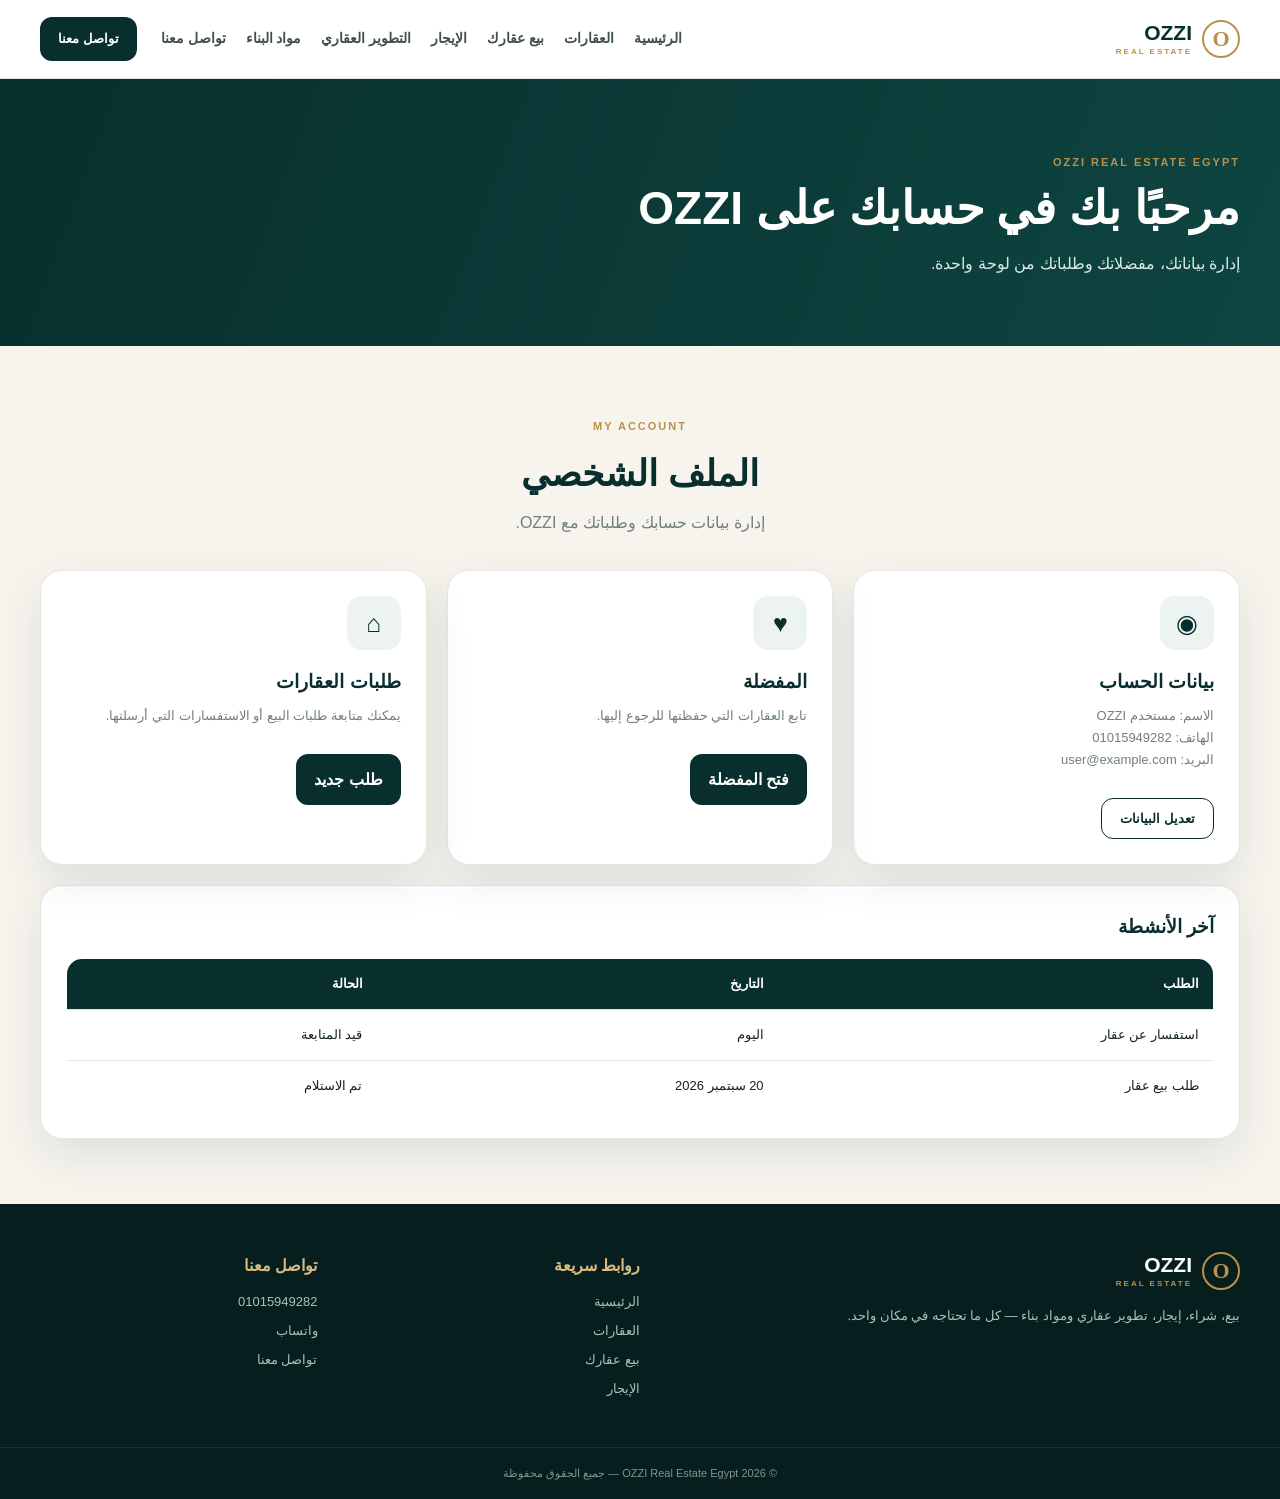
<file: profile.html>
<!DOCTYPE html><html lang="ar" dir="rtl"><head><meta charset="UTF-8"><meta name="viewport" content="width=device-width,initial-scale=1.0"><title>الملف الشخصي | OZZI Real Estate Egypt</title><link rel="stylesheet" href="site.css"></head><body>
<header class="header"><div class="container nav">
<a class="logo" href="index.html"><span class="mark">O</span><span>OZZI <small>REAL ESTATE</small></span></a>
<button class="menu" onclick="document.querySelector('nav').classList.toggle('open')">☰</button>
<nav><a href="index.html">الرئيسية</a><a href="properties.html">العقارات</a><a href="sell-property.html">بيع عقارك</a><a href="rent.html">الإيجار</a><a href="development.html">التطوير العقاري</a><a href="building-materials.html">مواد البناء</a><a href="contact.html">تواصل معنا</a></nav>
<a class="cta" href="https://wa.me/201015949282" target="_blank">تواصل معنا</a></div></header><section class="hero"><div class="container"><span class="eyebrow">OZZI REAL ESTATE EGYPT</span><h1>مرحبًا بك في حسابك على OZZI</h1><p>إدارة بياناتك، مفضلاتك وطلباتك من لوحة واحدة.</p></div></section><section class="section alt"><div class="container"><div class="title"><span class="eyebrow">MY ACCOUNT</span><h2>الملف الشخصي</h2><p>إدارة بيانات حسابك وطلباتك مع OZZI.</p></div><div class="grid cards-3">
<div class="card"><div class="icon">◉</div><h3>بيانات الحساب</h3><p>الاسم: مستخدم OZZI</p><p>الهاتف: 01015949282</p><p>البريد: user@example.com</p><br><button class="btn outline" onclick="editProfile()">تعديل البيانات</button></div>
<div class="card"><div class="icon">♥</div><h3>المفضلة</h3><p>تابع العقارات التي حفظتها للرجوع إليها.</p><br><a class="btn" href="favorites.html">فتح المفضلة</a></div>
<div class="card"><div class="icon">⌂</div><h3>طلبات العقارات</h3><p>يمكنك متابعة طلبات البيع أو الاستفسارات التي أرسلتها.</p><br><a class="btn" href="contact.html">طلب جديد</a></div>
</div>
<div class="card" style="margin-top:20px"><h3 style="color:var(--green);margin-bottom:15px">آخر الأنشطة</h3><table class="table"><tr><th>الطلب</th><th>التاريخ</th><th>الحالة</th></tr><tr><td>استفسار عن عقار</td><td>اليوم</td><td>قيد المتابعة</td></tr><tr><td>طلب بيع عقار</td><td>20 سبتمبر 2026</td><td>تم الاستلام</td></tr></table></div></div></section><footer class="footer"><div class="container footgrid">
<div><div class="logo" style="color:#fff"><span class="mark">O</span><span>OZZI <small>REAL ESTATE</small></span></div><p style="margin-top:15px">بيع، شراء، إيجار، تطوير عقاري ومواد بناء — كل ما تحتاجه في مكان واحد.</p></div>
<div><h4>روابط سريعة</h4><a href="index.html">الرئيسية</a><a href="properties.html">العقارات</a><a href="sell-property.html">بيع عقارك</a><a href="rent.html">الإيجار</a></div>
<div><h4>تواصل معنا</h4><a href="tel:01015949282">01015949282</a><a href="https://wa.me/201015949282">واتساب</a><a href="contact.html">تواصل معنا</a></div>
</div><div class="copy">© 2026 OZZI Real Estate Egypt — جميع الحقوق محفوظة</div></footer><div class="toast" id="toast"></div><script>function editProfile(){document.getElementById("toast").textContent="سيتم إضافة نموذج تعديل البيانات في الخطوة التالية.";document.getElementById("toast").classList.add("show");setTimeout(()=>document.getElementById("toast").classList.remove("show"),3500)}</script></body></html>
</file>
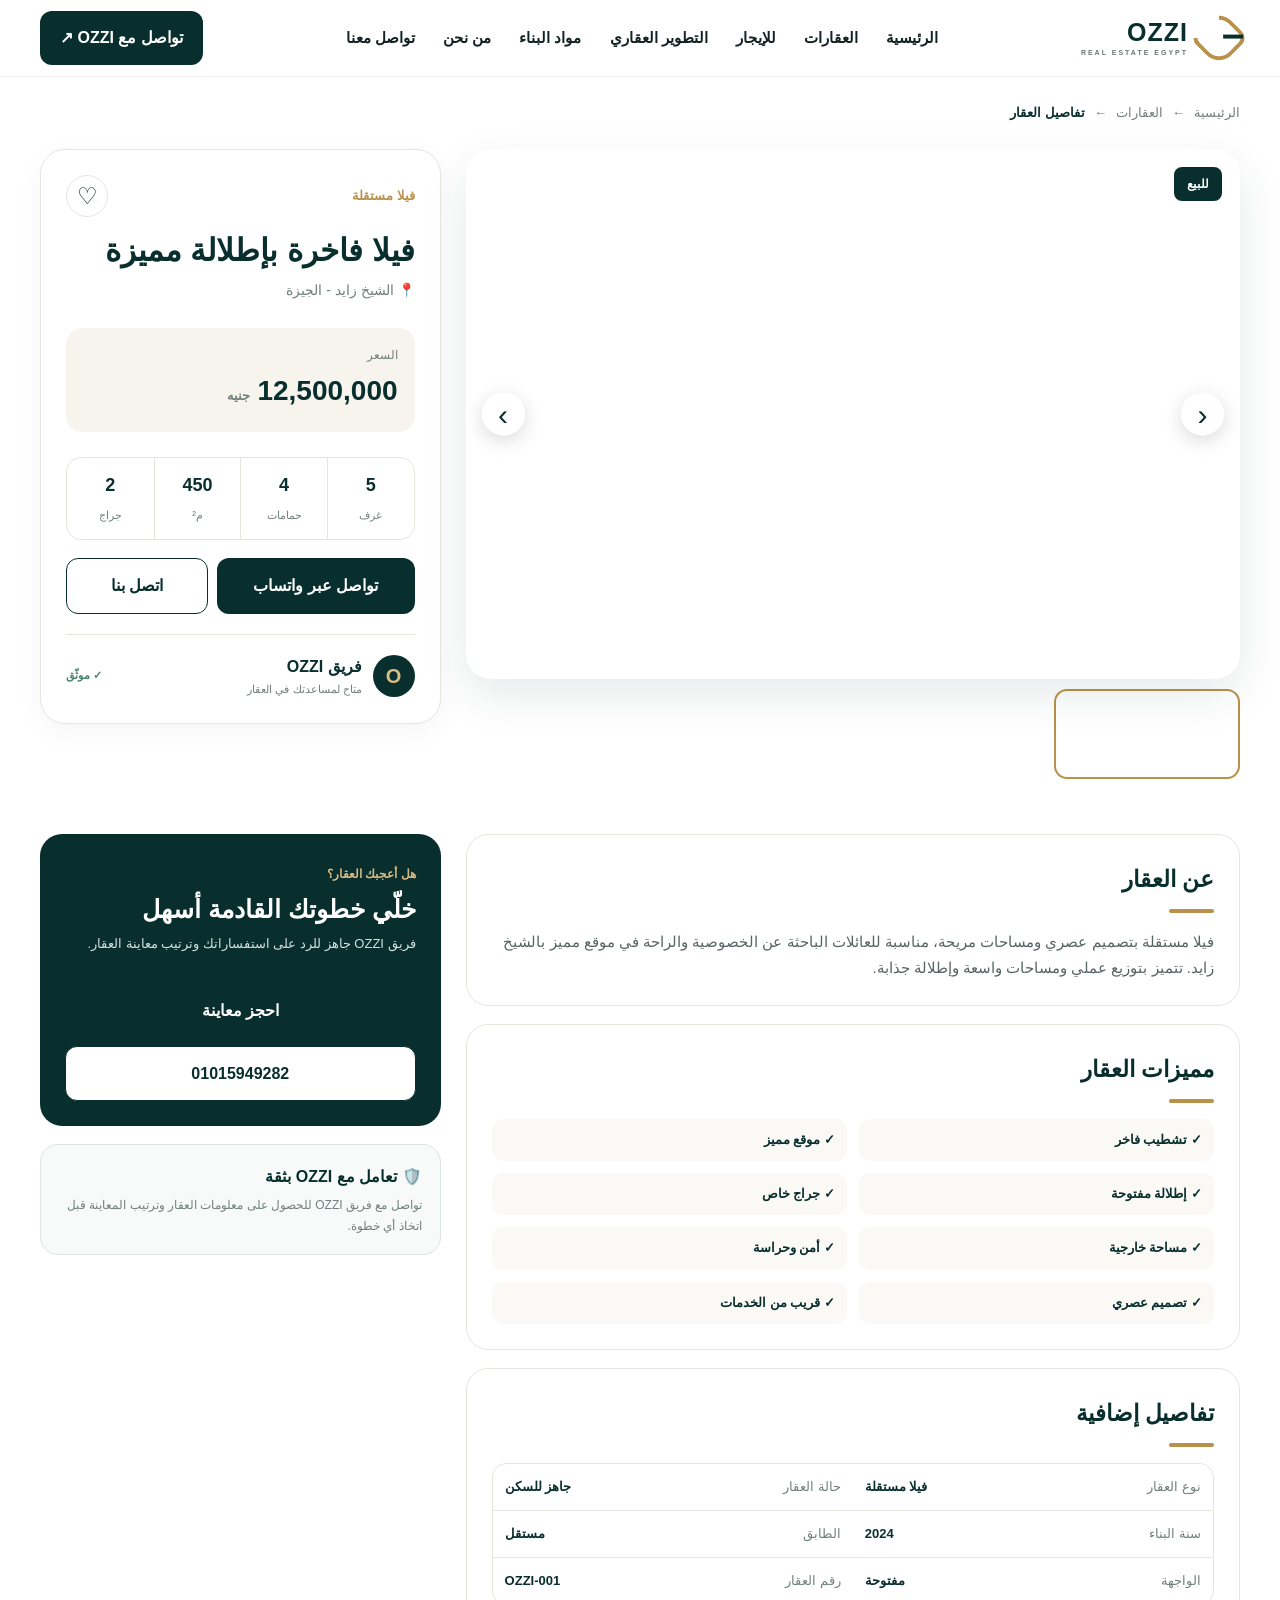
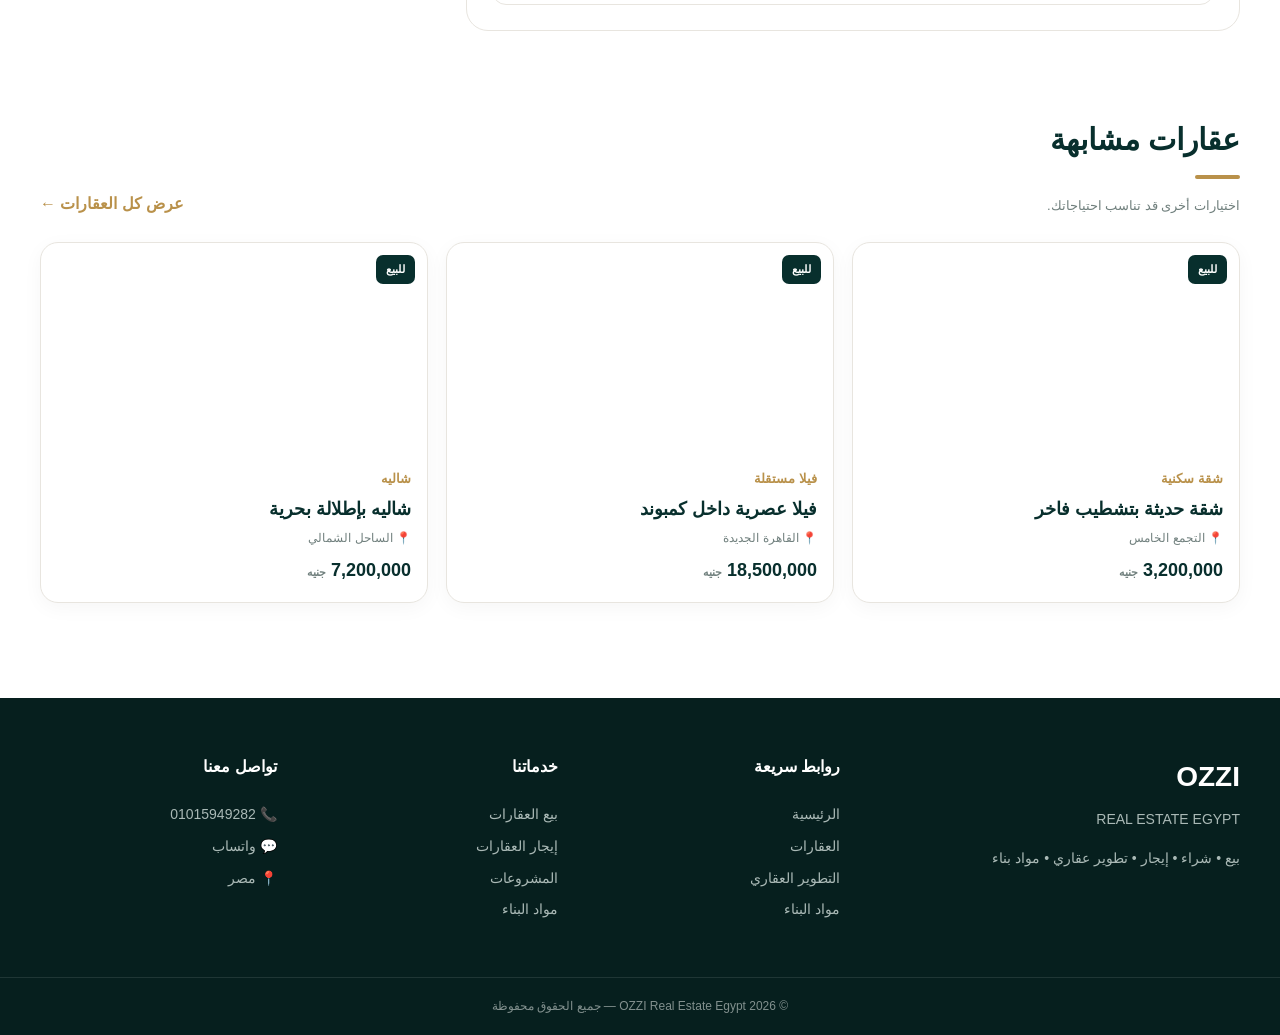
<file: property-details.html>
<!DOCTYPE html>
<html lang="ar" dir="rtl">
<head>
  <meta charset="UTF-8">
  <meta name="viewport" content="width=device-width, initial-scale=1.0">
  <title>تفاصيل العقار | OZZI Real Estate Egypt</title>
  <meta name="description" content="تفاصيل العقار مع OZZI Real Estate Egypt.">
  <link rel="stylesheet" href="property-details.css">
</head>
<body>

<header>
  <div class="container nav">
    <a class="logo" href="index.html">
      <span class="logo-mark"></span>
      <span class="logo-text">OZZI<small>REAL ESTATE EGYPT</small></span>
    </a>
    <button class="menu-btn" id="menuBtn" aria-label="فتح القائمة">☰</button>
    <nav class="nav-links" id="navLinks">
      <a href="index.html">الرئيسية</a>
      <a href="properties.html">العقارات</a>
      <a href="properties.html?purpose=rent">للإيجار</a>
      <a href="index.html#development">التطوير العقاري</a>
      <a href="index.html#materials">مواد البناء</a>
      <a href="index.html#why">من نحن</a>
      <a href="index.html#contact">تواصل معنا</a>
    </nav>
    <button class="nav-cta" id="contactTop">تواصل مع OZZI ↗</button>
  </div>
</header>

<main>
  <div class="container breadcrumb">
    <a href="index.html">الرئيسية</a><span>←</span>
    <a href="properties.html">العقارات</a><span>←</span>
    <strong>تفاصيل العقار</strong>
  </div>

  <section class="container details-section">
    <div class="gallery">
      <div class="main-photo" id="mainPhoto">
        <span class="badge">للبيع</span>
        <button class="gallery-arrow next" id="nextPhoto">‹</button>
        <button class="gallery-arrow prev" id="prevPhoto">›</button>
      </div>
      <div class="thumbs" id="thumbs"></div>
    </div>

    <aside class="property-summary">
      <div class="top-row">
        <span class="property-type" id="detailType">فيلا مستقلة</span>
        <button class="favorite" id="favorite">♡</button>
      </div>
      <h1 id="detailTitle">فيلا فاخرة بإطلالة مميزة</h1>
      <div class="location" id="detailLocation">📍 الشيخ زايد - الجيزة</div>

      <div class="price-box">
        <span>السعر</span>
        <strong id="detailPrice">12,500,000 <small>جنيه</small></strong>
      </div>

      <div class="quick-specs">
        <div><b>5</b><span>غرف</span></div>
        <div><b>4</b><span>حمامات</span></div>
        <div><b>450</b><span>م²</span></div>
        <div><b>2</b><span>جراج</span></div>
      </div>

      <div class="actions">
        <button class="btn primary" id="whatsappBtn">تواصل عبر واتساب</button>
        <a class="btn outline" href="tel:+201015949282">اتصل بنا</a>
      </div>

      <div class="agent">
        <div class="agent-avatar">O</div>
        <div>
          <strong>فريق OZZI</strong>
          <span>متاح لمساعدتك في العقار</span>
        </div>
        <span class="verified">✓ موثّق</span>
      </div>
    </aside>
  </section>

  <section class="container content-grid">
    <div>
      <article class="info-card">
        <h2>عن العقار</h2>
        <div class="gold-line"></div>
        <p>
          فيلا مستقلة بتصميم عصري ومساحات مريحة، مناسبة للعائلات الباحثة عن
          الخصوصية والراحة في موقع مميز بالشيخ زايد. تتميز بتوزيع عملي ومساحات
          واسعة وإطلالة جذابة.
        </p>
      </article>

      <article class="info-card">
        <h2>مميزات العقار</h2>
        <div class="gold-line"></div>
        <div class="features">
          <div>✓ تشطيب فاخر</div>
          <div>✓ موقع مميز</div>
          <div>✓ إطلالة مفتوحة</div>
          <div>✓ جراج خاص</div>
          <div>✓ مساحة خارجية</div>
          <div>✓ أمن وحراسة</div>
          <div>✓ تصميم عصري</div>
          <div>✓ قريب من الخدمات</div>
        </div>
      </article>

      <article class="info-card">
        <h2>تفاصيل إضافية</h2>
        <div class="gold-line"></div>
        <div class="details-table">
          <div><span>نوع العقار</span><b>فيلا مستقلة</b></div>
          <div><span>حالة العقار</span><b>جاهز للسكن</b></div>
          <div><span>سنة البناء</span><b>2024</b></div>
          <div><span>الطابق</span><b>مستقل</b></div>
          <div><span>الواجهة</span><b>مفتوحة</b></div>
          <div><span>رقم العقار</span><b>OZZI-001</b></div>
        </div>
      </article>
    </div>

    <aside class="side-column">
      <div class="contact-card">
        <span class="mini-label">هل أعجبك العقار؟</span>
        <h3>خلّي خطوتك القادمة أسهل</h3>
        <p>فريق OZZI جاهز للرد على استفساراتك وترتيب معاينة العقار.</p>
        <button class="btn primary full" id="sideWhatsapp">احجز معاينة</button>
        <a class="btn outline full" href="tel:+201015949282">01015949282</a>
      </div>

      <div class="safety-card">
        <strong>🛡️ تعامل مع OZZI بثقة</strong>
        <p>تواصل مع فريق OZZI للحصول على معلومات العقار وترتيب المعاينة قبل اتخاذ أي خطوة.</p>
      </div>
    </aside>
  </section>

  <section class="container similar">
    <div class="section-head">
      <div>
        <h2>عقارات مشابهة</h2>
        <div class="gold-line"></div>
        <p>اختيارات أخرى قد تناسب احتياجاتك.</p>
      </div>
      <a href="properties.html" class="text-link">عرض كل العقارات ←</a>
    </div>

    <div class="similar-grid">
      <article class="similar-card">
        <div class="similar-img img-1"><span>للبيع</span></div>
        <div><small>شقة سكنية</small><h3>شقة حديثة بتشطيب فاخر</h3><p>📍 التجمع الخامس</p><strong>3,200,000 <em>جنيه</em></strong></div>
      </article>
      <article class="similar-card">
        <div class="similar-img img-2"><span>للبيع</span></div>
        <div><small>فيلا مستقلة</small><h3>فيلا عصرية داخل كمبوند</h3><p>📍 القاهرة الجديدة</p><strong>18,500,000 <em>جنيه</em></strong></div>
      </article>
      <article class="similar-card">
        <div class="similar-img img-3"><span>للبيع</span></div>
        <div><small>شاليه</small><h3>شاليه بإطلالة بحرية</h3><p>📍 الساحل الشمالي</p><strong>7,200,000 <em>جنيه</em></strong></div>
      </article>
    </div>
  </section>
</main>

<footer>
  <div class="container footer-main">
    <div>
      <div class="footer-logo">OZZI</div>
      <p style="margin-top:8px">REAL ESTATE EGYPT</p>
      <p style="margin-top:15px">بيع • شراء • إيجار • تطوير عقاري • مواد بناء</p>
    </div>
    <div class="footer-col"><h4>روابط سريعة</h4><a href="index.html">الرئيسية</a><a href="properties.html">العقارات</a><a href="index.html#development">التطوير العقاري</a><a href="index.html#materials">مواد البناء</a></div>
    <div class="footer-col"><h4>خدماتنا</h4><a href="properties.html?purpose=sale">بيع العقارات</a><a href="properties.html?purpose=rent">إيجار العقارات</a><a href="index.html#development">المشروعات</a><a href="index.html#materials">مواد البناء</a></div>
    <div class="footer-col"><h4>تواصل معنا</h4><a href="tel:+201015949282">📞 01015949282</a><a href="https://wa.me/201015949282" target="_blank">💬 واتساب</a><a href="index.html#contact">📍 مصر</a></div>
  </div>
  <div class="footer-bottom">© 2026 OZZI Real Estate Egypt — جميع الحقوق محفوظة</div>
</footer>

<div class="toast" id="toast"></div>
<script src="property-details.js"></script>
</body>
</html>
</file>
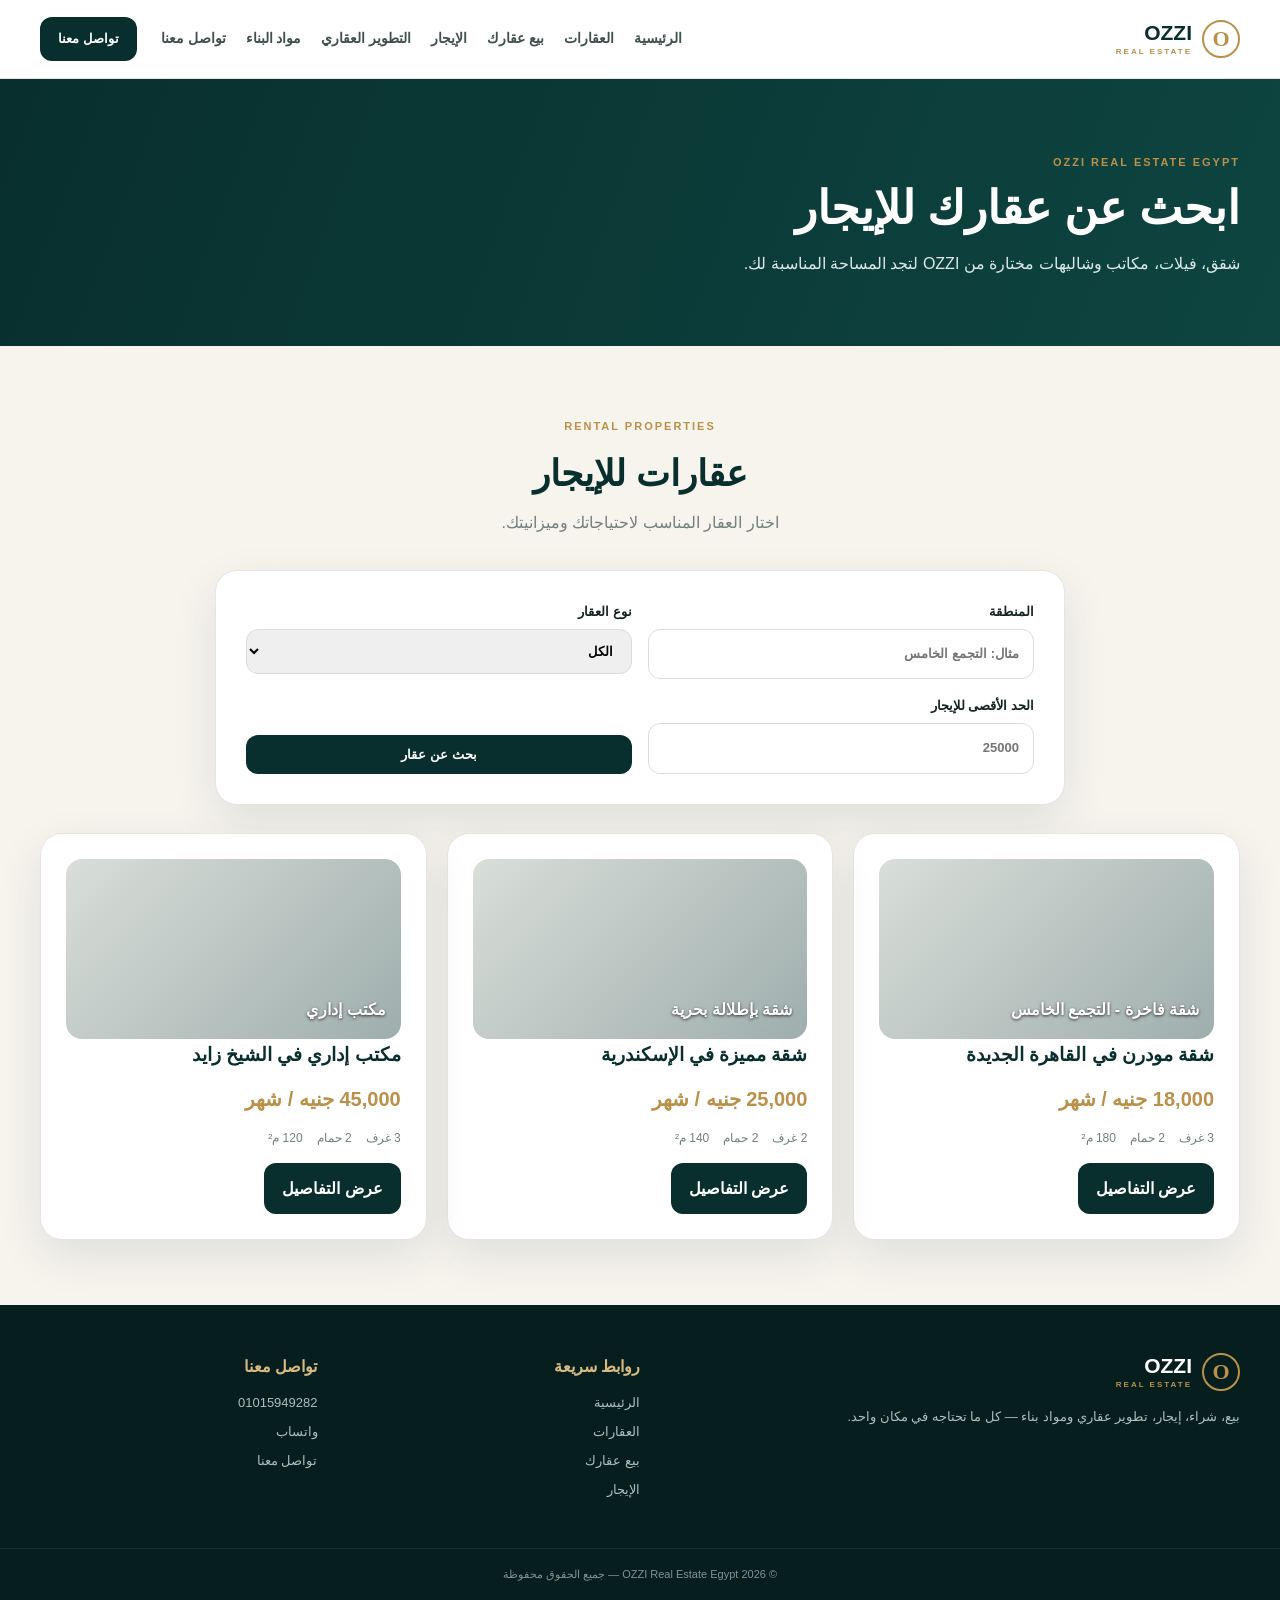
<file: rent.html>
<!DOCTYPE html><html lang="ar" dir="rtl"><head><meta charset="UTF-8"><meta name="viewport" content="width=device-width,initial-scale=1.0"><title>الإيجار | OZZI Real Estate Egypt</title><link rel="stylesheet" href="site.css"></head><body>
<header class="header"><div class="container nav">
<a class="logo" href="index.html"><span class="mark">O</span><span>OZZI <small>REAL ESTATE</small></span></a>
<button class="menu" onclick="document.querySelector('nav').classList.toggle('open')">☰</button>
<nav><a href="index.html">الرئيسية</a><a href="properties.html">العقارات</a><a href="sell-property.html">بيع عقارك</a><a href="rent.html">الإيجار</a><a href="development.html">التطوير العقاري</a><a href="building-materials.html">مواد البناء</a><a href="contact.html">تواصل معنا</a></nav>
<a class="cta" href="https://wa.me/201015949282" target="_blank">تواصل معنا</a></div></header><section class="hero"><div class="container"><span class="eyebrow">OZZI REAL ESTATE EGYPT</span><h1>ابحث عن عقارك للإيجار</h1><p>شقق، فيلات، مكاتب وشاليهات مختارة من OZZI لتجد المساحة المناسبة لك.</p></div></section><section class="section alt"><div class="container"><div class="title"><span class="eyebrow">RENTAL PROPERTIES</span><h2>عقارات للإيجار</h2><p>اختار العقار المناسب لاحتياجاتك وميزانيتك.</p></div>
<div class="form" style="margin-bottom:28px"><div class="fields"><label>المنطقة<input id="loc" placeholder="مثال: التجمع الخامس"></label><label>نوع العقار<select id="type"><option>الكل</option><option>شقة</option><option>فيلا</option><option>مكتب</option><option>شاليه</option></select></label><label>الحد الأقصى للإيجار<input id="max" type="number" placeholder="25000"></label><label style="justify-content:end"><button class="btn" onclick="filterRent()">بحث عن عقار</button></label></div></div>
<div id="rentGrid" class="grid cards-3">
<div class="card rental" data-location="القاهرة الجديدة" data-type="شقة" data-price="18000"><div class="property-img">شقة فاخرة - التجمع الخامس</div><h3>شقة مودرن في القاهرة الجديدة</h3><div class="price">18,000 جنيه / شهر</div><div class="meta"><span>3 غرف</span><span>2 حمام</span><span>180 م²</span></div><a class="btn" href="property-details.html">عرض التفاصيل</a></div>
<div class="card rental" data-location="الإسكندرية" data-type="شقة" data-price="25000"><div class="property-img">شقة بإطلالة بحرية</div><h3>شقة مميزة في الإسكندرية</h3><div class="price">25,000 جنيه / شهر</div><div class="meta"><span>2 غرف</span><span>2 حمام</span><span>140 م²</span></div><a class="btn" href="property-details.html">عرض التفاصيل</a></div>
<div class="card rental" data-location="الشيخ زايد" data-type="مكتب" data-price="45000"><div class="property-img">مكتب إداري</div><h3>مكتب إداري في الشيخ زايد</h3><div class="price">45,000 جنيه / شهر</div><div class="meta"><span>3 غرف</span><span>2 حمام</span><span>120 م²</span></div><a class="btn" href="property-details.html">عرض التفاصيل</a></div>
</div></div></section><footer class="footer"><div class="container footgrid">
<div><div class="logo" style="color:#fff"><span class="mark">O</span><span>OZZI <small>REAL ESTATE</small></span></div><p style="margin-top:15px">بيع، شراء، إيجار، تطوير عقاري ومواد بناء — كل ما تحتاجه في مكان واحد.</p></div>
<div><h4>روابط سريعة</h4><a href="index.html">الرئيسية</a><a href="properties.html">العقارات</a><a href="sell-property.html">بيع عقارك</a><a href="rent.html">الإيجار</a></div>
<div><h4>تواصل معنا</h4><a href="tel:01015949282">01015949282</a><a href="https://wa.me/201015949282">واتساب</a><a href="contact.html">تواصل معنا</a></div>
</div><div class="copy">© 2026 OZZI Real Estate Egypt — جميع الحقوق محفوظة</div></footer><div class="toast" id="toast"></div><script>function filterRent(){let l=document.getElementById("loc").value.trim(),t=document.getElementById("type").value,m=Number(document.getElementById("max").value)||Infinity;document.querySelectorAll(".rental").forEach(c=>{let ok=(!l||c.dataset.location.includes(l))&&(t==="الكل"||c.dataset.type===t)&&Number(c.dataset.price)<=m;c.style.display=ok?"block":"none"})}</script></body></html>
</file>
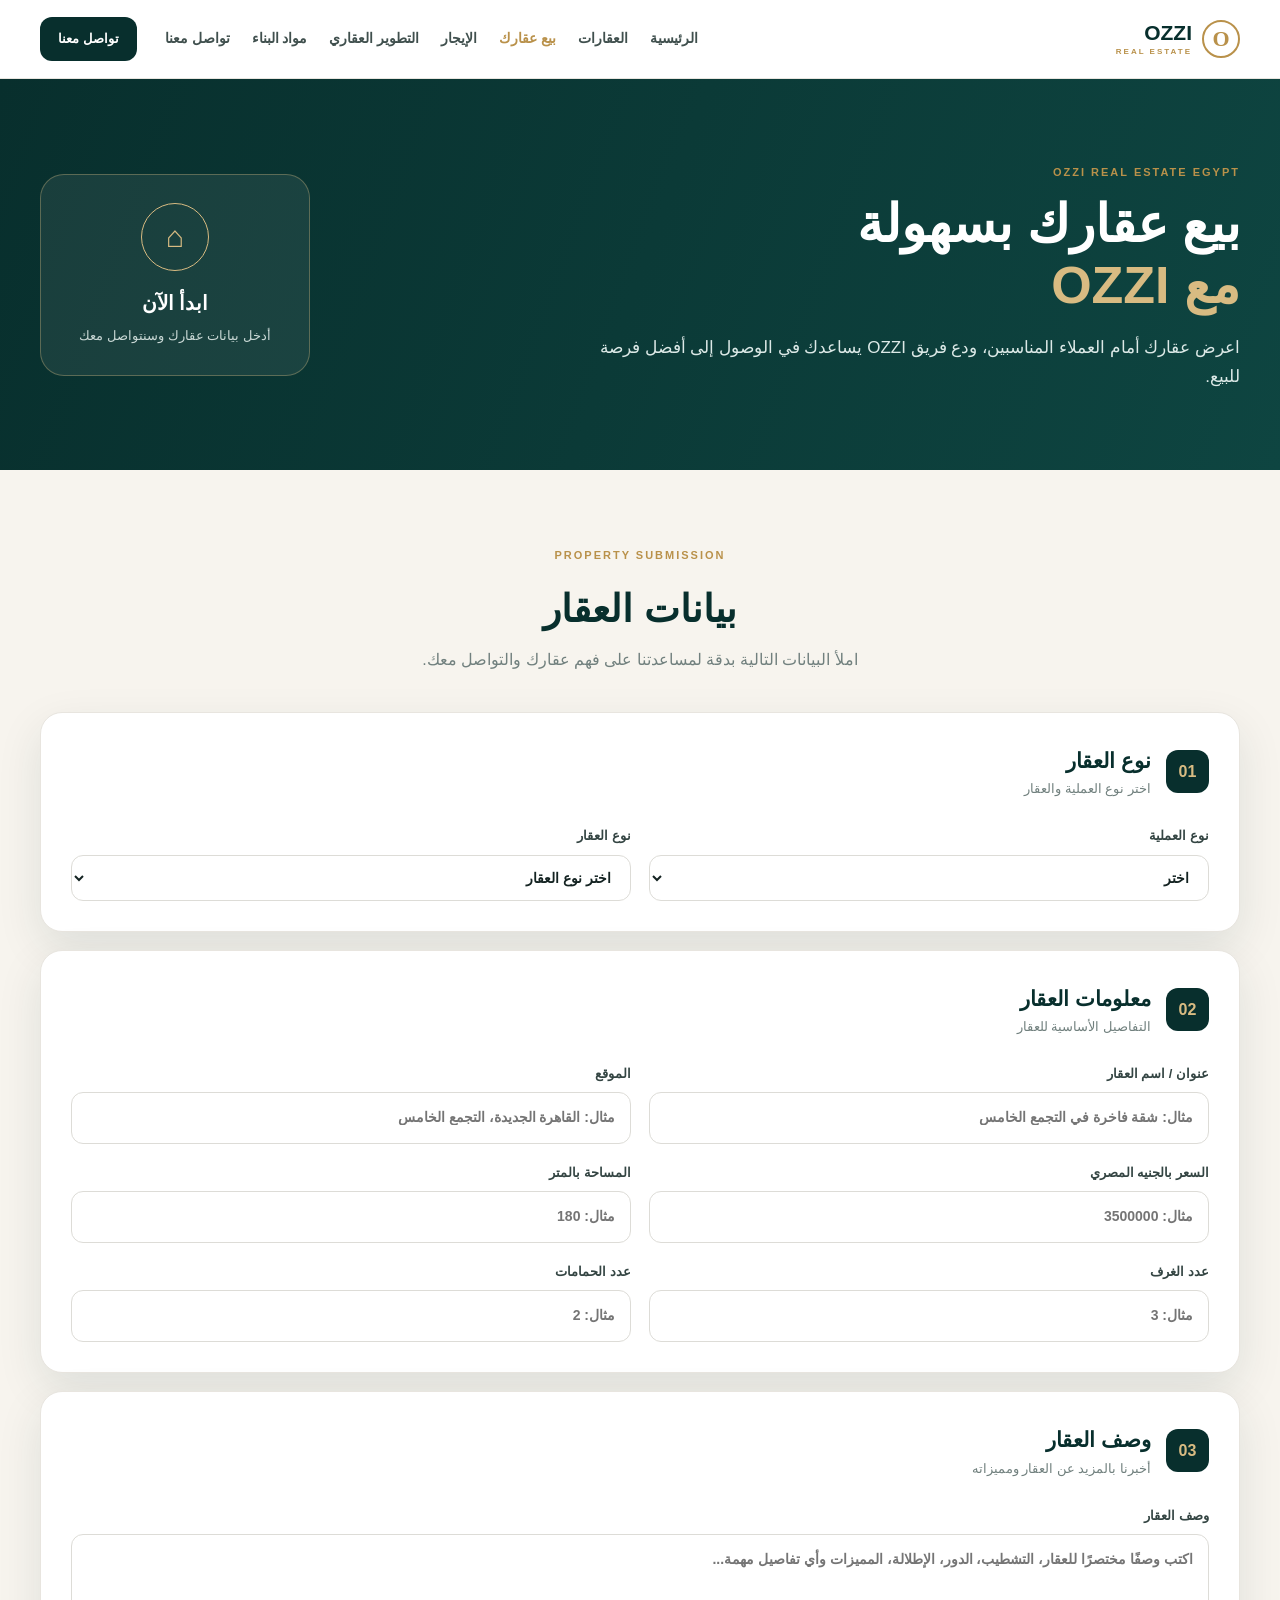
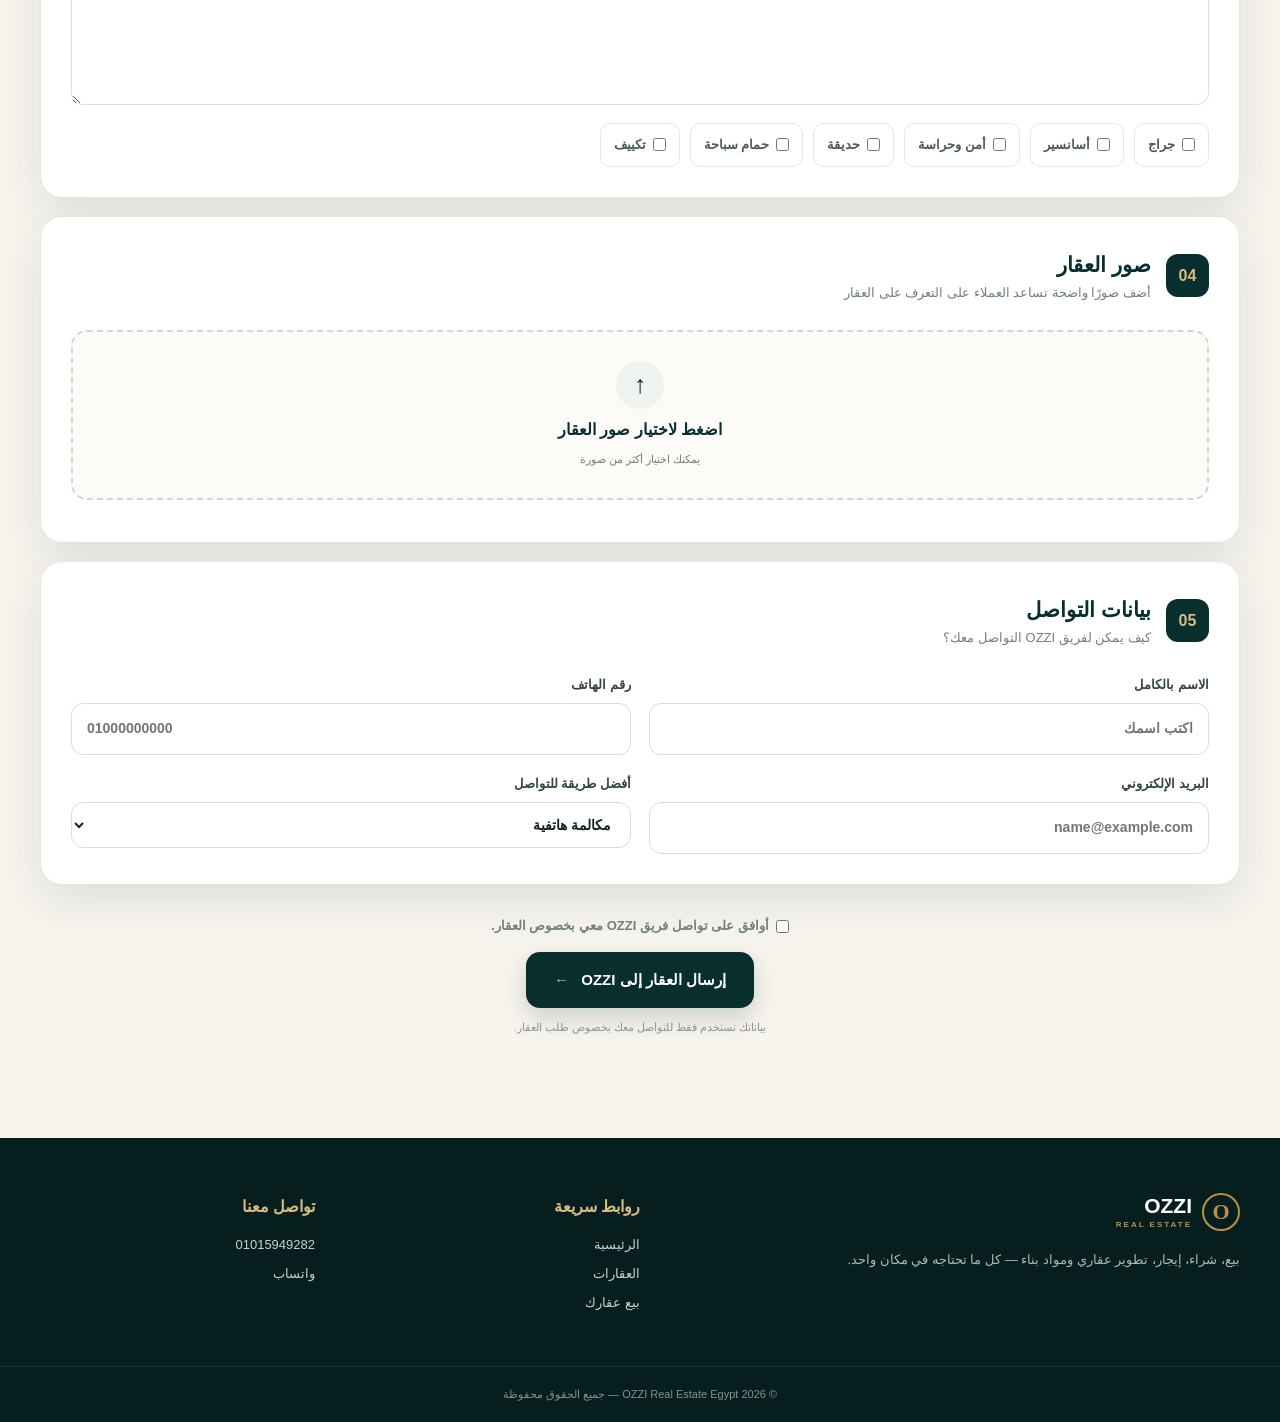
<file: sell-property.html>
<!DOCTYPE html>
<html lang="ar" dir="rtl">
<head>
  <meta charset="UTF-8">
  <meta name="viewport" content="width=device-width, initial-scale=1.0">
  <meta name="description" content="بيع عقارك مع OZZI Real Estate Egypt">
  <title>بيع عقارك | OZZI Real Estate Egypt</title>
  <link rel="stylesheet" href="sell-property.css">
</head>
<body>

<header class="site-header">
  <div class="container nav-wrap">
    <a class="logo" href="index.html">
      <span class="logo-mark">O</span>
      <span>OZZI <small>REAL ESTATE</small></span>
    </a>
    <button class="menu-btn" id="menuBtn" aria-label="فتح القائمة">☰</button>
    <nav id="mainNav">
      <a href="index.html">الرئيسية</a>
      <a href="properties.html">العقارات</a>
      <a class="active" href="sell-property.html">بيع عقارك</a>
      <a href="#">الإيجار</a>
      <a href="#">التطوير العقاري</a>
      <a href="#">مواد البناء</a>
      <a href="#">تواصل معنا</a>
    </nav>
    <a class="header-cta" href="https://wa.me/201015949282" target="_blank">تواصل معنا</a>
  </div>
</header>

<main>
  <section class="hero">
    <div class="container hero-inner">
      <div>
        <span class="eyebrow">OZZI REAL ESTATE EGYPT</span>
        <h1>بيع عقارك بسهولة<br><span>مع OZZI</span></h1>
        <p>اعرض عقارك أمام العملاء المناسبين، ودع فريق OZZI يساعدك في الوصول إلى أفضل فرصة للبيع.</p>
      </div>
      <div class="hero-card">
        <div class="hero-icon">⌂</div>
        <strong>ابدأ الآن</strong>
        <span>أدخل بيانات عقارك وسنتواصل معك</span>
      </div>
    </div>
  </section>

  <section class="form-section">
    <div class="container">
      <div class="section-heading">
        <span class="eyebrow">PROPERTY SUBMISSION</span>
        <h2>بيانات العقار</h2>
        <p>املأ البيانات التالية بدقة لمساعدتنا على فهم عقارك والتواصل معك.</p>
      </div>

      <form id="sellForm" class="sell-form">
        <div class="form-card">
          <div class="card-title"><span>01</span><div><h3>نوع العقار</h3><p>اختر نوع العملية والعقار</p></div></div>
          <div class="fields grid-2">
            <label>نوع العملية
              <select name="purpose" required>
                <option value="">اختر</option>
                <option>بيع</option>
                <option>إيجار</option>
              </select>
            </label>
            <label>نوع العقار
              <select name="type" required>
                <option value="">اختر نوع العقار</option>
                <option>شقة</option>
                <option>فيلا</option>
                <option>تاون هاوس</option>
                <option>شاليه</option>
                <option>أرض</option>
                <option>مكتب إداري</option>
                <option>محل تجاري</option>
                <option>مبنى</option>
              </select>
            </label>
          </div>
        </div>

        <div class="form-card">
          <div class="card-title"><span>02</span><div><h3>معلومات العقار</h3><p>التفاصيل الأساسية للعقار</p></div></div>
          <div class="fields grid-2">
            <label>عنوان / اسم العقار
              <input name="title" type="text" placeholder="مثال: شقة فاخرة في التجمع الخامس" required>
            </label>
            <label>الموقع
              <input name="location" type="text" placeholder="مثال: القاهرة الجديدة، التجمع الخامس" required>
            </label>
            <label>السعر بالجنيه المصري
              <input name="price" type="number" min="0" placeholder="مثال: 3500000" required>
            </label>
            <label>المساحة بالمتر
              <input name="area" type="number" min="0" placeholder="مثال: 180">
            </label>
            <label>عدد الغرف
              <input name="rooms" type="number" min="0" placeholder="مثال: 3">
            </label>
            <label>عدد الحمامات
              <input name="baths" type="number" min="0" placeholder="مثال: 2">
            </label>
          </div>
        </div>

        <div class="form-card">
          <div class="card-title"><span>03</span><div><h3>وصف العقار</h3><p>أخبرنا بالمزيد عن العقار ومميزاته</p></div></div>
          <label>وصف العقار
            <textarea name="description" rows="6" placeholder="اكتب وصفًا مختصرًا للعقار، التشطيب، الدور، الإطلالة، المميزات وأي تفاصيل مهمة..."></textarea>
          </label>
          <div class="features">
            <label><input type="checkbox" name="features" value="جراج"> جراج</label>
            <label><input type="checkbox" name="features" value="أسانسير"> أسانسير</label>
            <label><input type="checkbox" name="features" value="أمن وحراسة"> أمن وحراسة</label>
            <label><input type="checkbox" name="features" value="حديقة"> حديقة</label>
            <label><input type="checkbox" name="features" value="حمام سباحة"> حمام سباحة</label>
            <label><input type="checkbox" name="features" value="تكييف"> تكييف</label>
          </div>
        </div>

        <div class="form-card">
          <div class="card-title"><span>04</span><div><h3>صور العقار</h3><p>أضف صورًا واضحة تساعد العملاء على التعرف على العقار</p></div></div>
          <label class="upload-box" for="images">
            <span class="upload-icon">↑</span>
            <strong>اضغط لاختيار صور العقار</strong>
            <small>يمكنك اختيار أكثر من صورة</small>
            <input id="images" name="images" type="file" accept="image/*" multiple>
          </label>
          <div id="preview" class="preview"></div>
        </div>

        <div class="form-card">
          <div class="card-title"><span>05</span><div><h3>بيانات التواصل</h3><p>كيف يمكن لفريق OZZI التواصل معك؟</p></div></div>
          <div class="fields grid-2">
            <label>الاسم بالكامل
              <input name="name" type="text" placeholder="اكتب اسمك" required>
            </label>
            <label>رقم الهاتف
              <input name="phone" type="tel" placeholder="01000000000" required>
            </label>
            <label>البريد الإلكتروني
              <input name="email" type="email" placeholder="name@example.com">
            </label>
            <label>أفضل طريقة للتواصل
              <select name="contact">
                <option>مكالمة هاتفية</option>
                <option>واتساب</option>
                <option>البريد الإلكتروني</option>
              </select>
            </label>
          </div>
        </div>

        <div class="submit-area">
          <label class="agree"><input id="agree" type="checkbox" required> أوافق على تواصل فريق OZZI معي بخصوص العقار.</label>
          <button class="submit-btn" type="submit">إرسال العقار إلى OZZI <span>←</span></button>
          <p class="privacy">بياناتك تستخدم فقط للتواصل معك بخصوص طلب العقار.</p>
        </div>
      </form>
    </div>
  </section>
</main>

<div class="toast" id="toast">
  <strong>تم إرسال طلبك بنجاح ✓</strong>
  <span>سيتواصل معك فريق OZZI في أقرب وقت.</span>
</div>

<footer>
  <div class="container footer-grid">
    <div><div class="logo footer-logo"><span class="logo-mark">O</span><span>OZZI <small>REAL ESTATE</small></span></div><p>بيع، شراء، إيجار، تطوير عقاري ومواد بناء — كل ما تحتاجه في مكان واحد.</p></div>
    <div><h4>روابط سريعة</h4><a href="index.html">الرئيسية</a><a href="properties.html">العقارات</a><a href="sell-property.html">بيع عقارك</a></div>
    <div><h4>تواصل معنا</h4><a href="tel:01015949282">01015949282</a><a href="https://wa.me/201015949282" target="_blank">واتساب</a></div>
  </div>
  <div class="copyright">© 2026 OZZI Real Estate Egypt — جميع الحقوق محفوظة</div>
</footer>

<script src="sell-property.js"></script>
</body>
</html>
</file>
<file: style.css>
:root{
      --green:#082f2d;
      --green-2:#0e4541;
      --gold:#b9914a;
      --gold-light:#d8bb82;
      --cream:#f7f4ee;
      --text:#142322;
      --muted:#71807e;
      --white:#fff;
      --border:#e8e5df;
      --shadow:0 16px 45px rgba(8,47,45,.10);
      --radius:22px;
      --container:1200px;
    }
    *{box-sizing:border-box;margin:0;padding:0}
    html{scroll-behavior:smooth}
    body{
      font-family:"Segoe UI",Tahoma,Arial,sans-serif;
      background:#fff;color:var(--text);line-height:1.7;
    }
    a{text-decoration:none;color:inherit}
    button,input,select{font:inherit}
    .container{width:min(var(--container),calc(100% - 40px));margin:auto}
    .section{padding:78px 0}
    .section-head{display:flex;justify-content:space-between;align-items:end;gap:20px;margin-bottom:30px}
    .section-title{font-size:32px;line-height:1.2;color:var(--green);font-weight:800}
    .section-subtitle{color:var(--muted);margin-top:8px}
    .gold-line{width:48px;height:4px;background:var(--gold);border-radius:20px;margin-top:12px}

    /* Header */
    header{
      position:sticky;top:0;z-index:1000;
      background:rgba(255,255,255,.95);backdrop-filter:blur(14px);
      border-bottom:1px solid rgba(0,0,0,.06);
    }
    .nav{height:76px;display:flex;align-items:center;justify-content:space-between;gap:25px}
    .logo{display:flex;align-items:center;gap:10px;font-weight:900;color:var(--green)}
    .logo-mark{
      width:42px;height:42px;border:4px solid var(--gold);
      border-top-color:transparent;border-radius:10px 18px 10px 18px;
      transform:rotate(-45deg);position:relative;
    }
    .logo-mark:after{content:"";position:absolute;width:20px;height:4px;background:var(--green);right:-4px;bottom:6px;transform:rotate(45deg)}
    .logo-text{font-size:25px;letter-spacing:1px;line-height:1}
    .logo-text small{display:block;font-size:7px;letter-spacing:2px;text-align:center;color:#697674;margin-top:4px}
    .nav-links{display:flex;align-items:center;gap:28px;font-size:15px;font-weight:600}
    .nav-links a{transition:.2s}
    .nav-links a:hover,.nav-links a.active{color:var(--gold)}
    .nav-cta,.btn{
      border:0;cursor:pointer;border-radius:12px;padding:13px 20px;
      font-weight:800;transition:.25s;display:inline-flex;align-items:center;justify-content:center;gap:8px;
    }
    .nav-cta{background:var(--green);color:#fff}
    .nav-cta:hover,.btn-dark:hover{transform:translateY(-2px);background:#051f1e}
    .menu-btn{display:none;background:none;border:0;font-size:28px;color:var(--green);cursor:pointer}

    /* Hero */
    .hero{
      min-height:650px;position:relative;display:flex;align-items:center;
      background:
        linear-gradient(90deg,rgba(4,31,30,.92) 0%,rgba(4,31,30,.62) 42%,rgba(4,31,30,.12) 100%),
        url("https://images.unsplash.com/photo-1600607687939-ce8a6c25118c?auto=format&fit=crop&w=2200&q=85") center/cover;
      color:#fff;
    }
    .hero-content{padding:90px 0 145px;max-width:690px}
    .eyebrow{display:inline-flex;padding:7px 14px;border:1px solid rgba(255,255,255,.3);border-radius:50px;background:rgba(255,255,255,.1);font-size:14px;margin-bottom:18px}
    .hero h1{font-size:clamp(42px,6vw,72px);line-height:1.08;margin-bottom:18px;font-weight:900}
    .hero h1 span{color:var(--gold-light)}
    .hero p{font-size:19px;color:#edf4f2;max-width:600px}
    .hero-search{
      position:absolute;bottom:-50px;left:50%;transform:translateX(-50%);
      width:min(1100px,calc(100% - 40px));background:#fff;color:var(--text);
      border-radius:24px;padding:18px;box-shadow:0 20px 55px rgba(0,0,0,.18);
    }
    .search-tabs{display:flex;gap:8px;margin-bottom:15px}
    .search-tab{border:1px solid var(--border);background:#fff;color:var(--muted);padding:9px 20px;border-radius:10px;cursor:pointer}
    .search-tab.active{background:var(--green);color:#fff;border-color:var(--green)}
    .search-grid{display:grid;grid-template-columns:1fr 1.2fr 1.2fr 1fr auto;gap:10px}
    .field{border:1px solid var(--border);border-radius:13px;padding:10px 14px;background:#fafafa}
    .field label{display:block;font-size:11px;color:var(--muted);margin-bottom:3px}
    .field select,.field input{border:0;outline:0;background:transparent;width:100%;font-weight:700;color:var(--text)}
    .search-btn{background:var(--gold);color:#fff;min-width:120px}
    .search-btn:hover{background:#9e7b3d;transform:translateY(-2px)}

    /* Services */
    .services{padding-top:125px}
    .service-grid{display:grid;grid-template-columns:repeat(4,1fr);gap:18px}
    .service-card{
      border:1px solid var(--border);border-radius:var(--radius);overflow:hidden;background:#fff;
      box-shadow:0 8px 30px rgba(0,0,0,.04);transition:.25s;
    }
    .service-card:hover{transform:translateY(-7px);box-shadow:var(--shadow)}
    .service-image{height:175px;background-size:cover;background-position:center}
    .service-body{padding:20px}
    .icon{width:48px;height:48px;background:#f3eee4;border-radius:50%;display:grid;place-items:center;font-size:23px;margin-bottom:14px}
    .service-card h3{color:var(--green);font-size:21px}
    .service-card p{color:var(--muted);font-size:14px;margin:7px 0 15px}
    .text-link{color:var(--gold);font-weight:800}

    /* Properties */
    .properties{background:var(--cream)}
    .property-grid{display:grid;grid-template-columns:repeat(4,1fr);gap:18px}
    .property-card{background:#fff;border:1px solid var(--border);border-radius:18px;overflow:hidden;box-shadow:0 5px 20px rgba(0,0,0,.04);transition:.25s}
    .property-card:hover{transform:translateY(-5px);box-shadow:var(--shadow)}
    .property-img{height:220px;background-size:cover;background-position:center;position:relative}
    .badge{position:absolute;top:13px;right:13px;background:var(--green);color:#fff;padding:5px 11px;border-radius:7px;font-size:12px;font-weight:800}
    .heart{position:absolute;top:13px;left:13px;width:35px;height:35px;border:0;border-radius:50%;background:#fff;color:var(--green);cursor:pointer}
    .property-body{padding:17px}
    .property-type{font-size:12px;color:var(--gold);font-weight:800}
    .property-title{font-size:18px;font-weight:800;margin:4px 0;color:var(--green)}
    .location{font-size:13px;color:var(--muted)}
    .meta{display:flex;gap:12px;flex-wrap:wrap;color:#63706e;font-size:12px;margin:13px 0}
    .price{font-size:20px;font-weight:900;color:var(--green)}
    .price small{font-size:12px;font-weight:600;color:var(--muted)}
    .details{margin-top:14px;width:100%;background:var(--green);color:#fff}
    .details:hover{background:var(--green-2)}

    /* Latest */
    .latest-grid{display:grid;grid-template-columns:repeat(5,1fr);gap:15px}
    .latest-card{border:1px solid var(--border);border-radius:17px;overflow:hidden;background:#fff}
    .latest-img{height:150px;background-size:cover;background-position:center}
    .latest-body{padding:12px}
    .latest-body strong{display:block;color:var(--green);font-size:15px}
    .latest-body span{font-size:12px;color:var(--muted)}

    /* Development */
    .dev-banner{
      min-height:380px;border-radius:26px;overflow:hidden;position:relative;
      background:
        linear-gradient(90deg,rgba(4,31,30,.92),rgba(4,31,30,.55),rgba(4,31,30,.1)),
        url("https://images.unsplash.com/photo-1545324418-cc1a3fa10c00?auto=format&fit=crop&w=1800&q=85") center/cover;
      color:#fff;display:flex;align-items:center;padding:55px;
    }
    .dev-content{max-width:550px}
    .dev-content h2{font-size:42px;line-height:1.2;margin-bottom:12px}
    .dev-content p{color:#e8efed;margin-bottom:25px}
    .btn-gold{background:var(--gold);color:#fff}
    .btn-gold:hover{background:#9e7b3d;transform:translateY(-2px)}

    /* Materials */
    .materials{background:#fbfaf7}
    .material-grid{display:grid;grid-template-columns:repeat(6,1fr);gap:14px}
    .material-card{border:1px solid var(--border);background:#fff;border-radius:17px;overflow:hidden;text-align:center;transition:.25s}
    .material-card:hover{transform:translateY(-5px)}
    .material-img{height:130px;background-size:cover;background-position:center}
    .material-card strong{display:block;padding:12px;color:var(--green)}

    /* Why */
    .why-grid{display:grid;grid-template-columns:repeat(5,1fr);gap:14px}
    .why-card{text-align:center;padding:27px 15px;border:1px solid var(--border);border-radius:18px;background:#fff}
    .why-card .why-icon{font-size:27px;color:var(--gold);margin-bottom:10px}
    .why-card h3{font-size:17px;color:var(--green)}
    .why-card p{font-size:12px;color:var(--muted);margin-top:5px}

    /* CTA */
    .cta{
      background:
        linear-gradient(90deg,rgba(4,31,30,.96),rgba(4,31,30,.72)),
        url("https://images.unsplash.com/photo-1486406146926-c627a92ad1ab?auto=format&fit=crop&w=1800&q=85") center/cover;
      color:#fff;border-radius:25px;padding:48px 55px;display:flex;justify-content:space-between;align-items:center;gap:30px;
    }
    .cta h2{font-size:34px;line-height:1.25}
    .cta p{color:#d7e1df;margin-top:6px}

    /* Footer */
    footer{background:#061f1e;color:#fff;margin-top:80px}
    .footer-main{padding:55px 0;display:grid;grid-template-columns:1.5fr 1fr 1fr 1fr;gap:45px}
    .footer-logo{font-size:28px;font-weight:900;color:#fff}
    .footer-main p,.footer-main a{color:#aab9b6;font-size:14px}
    .footer-col h4{margin-bottom:15px;color:#fff}
    .footer-col{display:flex;flex-direction:column;gap:8px}
    .footer-bottom{border-top:1px solid rgba(255,255,255,.1);padding:18px 0;text-align:center;color:#82908e;font-size:12px}

    /* Toast */
    .toast{position:fixed;bottom:25px;left:25px;background:var(--green);color:#fff;padding:13px 18px;border-radius:12px;opacity:0;transform:translateY(20px);pointer-events:none;transition:.3s;z-index:2000}
    .toast.show{opacity:1;transform:none}

    @media(max-width:1050px){
      .nav-links{gap:15px;font-size:13px}
      .search-grid{grid-template-columns:repeat(2,1fr)}
      .search-btn{min-height:52px}
      .property-grid{grid-template-columns:repeat(2,1fr)}
      .service-grid{grid-template-columns:repeat(2,1fr)}
      .latest-grid{grid-template-columns:repeat(3,1fr)}
      .material-grid{grid-template-columns:repeat(3,1fr)}
      .why-grid{grid-template-columns:repeat(3,1fr)}
    }
    @media(max-width:760px){
      .container{width:min(100% - 26px,var(--container))}
      .nav{height:68px}
      .menu-btn{display:block}
      .nav-links{
        display:none;position:absolute;top:68px;right:13px;left:13px;background:#fff;
        padding:18px;border-radius:16px;box-shadow:var(--shadow);flex-direction:column;align-items:stretch;
      }
      .nav-links.open{display:flex}
      .nav-cta{display:none}
      .hero{min-height:690px}
      .hero-content{padding:70px 0 175px}
      .hero h1{font-size:43px}
      .hero p{font-size:16px}
      .hero-search{bottom:-105px}
      .search-tabs{overflow:auto}
      .search-grid{grid-template-columns:1fr}
      .services{padding-top:155px}
      .section{padding:55px 0}
      .section-head{display:block}
      .section-title{font-size:27px}
      .service-grid,.property-grid,.latest-grid,.material-grid,.why-grid{grid-template-columns:1fr}
      .property-grid{gap:15px}
      .latest-grid{grid-template-columns:repeat(2,1fr)}
      .material-grid{grid-template-columns:repeat(2,1fr)}
      .why-grid{grid-template-columns:1fr 1fr}
      .dev-banner{padding:30px;min-height:390px}
      .dev-content h2{font-size:31px}
      .cta{padding:32px 25px;display:block}
      .cta .btn{margin-top:20px;width:100%}
      .footer-main{grid-template-columns:1fr 1fr;gap:30px}
    }
    @media(max-width:450px){
      .latest-grid{grid-template-columns:1fr}
      .why-grid{grid-template-columns:1fr}
      .footer-main{grid-template-columns:1fr}
    }
</file>
<file: site.css>
*{box-sizing:border-box;margin:0;padding:0}:root{--green:#082f2d;--green2:#0e4541;--gold:#b9914a;--gold2:#d8bb82;--cream:#f7f4ee;--text:#142322;--muted:#71807e;--white:#fff;--border:#e8e5df;--shadow:0 16px 45px rgba(8,47,45,.10);--radius:22px;--container:1200px}
body{font-family:"Segoe UI",Tahoma,Arial,sans-serif;color:var(--text);background:#fff;line-height:1.7}a{text-decoration:none;color:inherit}.container{width:min(var(--container),calc(100% - 40px));margin:auto}
.header{position:sticky;top:0;z-index:30;background:rgba(255,255,255,.96);backdrop-filter:blur(10px);border-bottom:1px solid var(--border)}.nav{min-height:78px;display:flex;align-items:center;gap:24px}.logo{display:flex;align-items:center;gap:10px;color:var(--green);font-weight:900;font-size:21px;line-height:1}.logo small{display:block;font-size:8px;letter-spacing:2px;color:var(--gold);margin-top:5px}.mark{display:grid;place-items:center;width:38px;height:38px;border:2px solid var(--gold);border-radius:50%;font-family:Georgia,serif;color:var(--gold);font-size:22px}nav{display:flex;gap:20px;margin-right:auto}nav a{font-size:14px;font-weight:700;color:#40504e}nav a:hover,nav a.active{color:var(--gold)}.cta{background:var(--green);color:#fff;padding:11px 18px;border-radius:12px;font-size:13px;font-weight:800}.menu{display:none;border:0;background:none;font-size:27px;color:var(--green)}
.hero{background:linear-gradient(110deg,var(--green),var(--green2));color:#fff;padding:68px 0}.hero h1{font-size:46px;line-height:1.2;margin:7px 0 14px}.hero h1 span{color:var(--gold2)}.hero p{color:#dce9e7;max-width:720px}.eyebrow{color:var(--gold);font-size:11px;font-weight:900;letter-spacing:2px}
.section{padding:65px 0}.section.alt{background:var(--cream)}.title{text-align:center;margin-bottom:34px}.title h2{font-size:36px;color:var(--green);margin:5px 0}.title p{color:var(--muted)}
.grid{display:grid;gap:20px}.cards-3{grid-template-columns:repeat(3,1fr)}.card{background:#fff;border:1px solid var(--border);border-radius:var(--radius);padding:25px;box-shadow:var(--shadow)}.icon{width:54px;height:54px;border-radius:15px;background:#edf3f1;color:var(--green);display:grid;place-items:center;font-size:25px;margin-bottom:16px}.card h3{color:var(--green);margin-bottom:7px}.card p{color:var(--muted);font-size:13px}.btn{display:inline-flex;align-items:center;justify-content:center;border:0;background:var(--green);color:#fff;border-radius:12px;padding:12px 18px;font-weight:800;cursor:pointer}.btn.gold{background:var(--gold)}.btn.outline{background:#fff;color:var(--green);border:1px solid var(--green)}
.form{max-width:850px;margin:auto;background:#fff;border:1px solid var(--border);border-radius:22px;padding:30px;box-shadow:var(--shadow)}.fields{display:grid;grid-template-columns:repeat(2,1fr);gap:16px}label{display:flex;flex-direction:column;gap:6px;font-size:13px;font-weight:800}input,select,textarea{border:1px solid #dddcd7;border-radius:12px;padding:13px 14px;font:inherit;outline:none}input:focus,select:focus,textarea:focus{border-color:var(--gold)}textarea{resize:vertical;min-height:130px}.full{grid-column:1/-1}
.property-img{height:180px;border-radius:16px;background:linear-gradient(135deg,#d9ded9,#9eaead);display:flex;align-items:flex-end;padding:15px;color:#fff;font-weight:900;text-shadow:0 1px 3px #333}.price{color:var(--gold);font-size:20px;font-weight:900;margin:12px 0}.meta{display:flex;gap:14px;color:var(--muted);font-size:12px;margin-bottom:14px}
.table{width:100%;border-collapse:collapse;background:#fff;border:1px solid var(--border);border-radius:16px;overflow:hidden}.table th,.table td{padding:14px;text-align:right;border-bottom:1px solid var(--border);font-size:13px}.table th{background:var(--green);color:#fff}
.footer{background:#061f1e;color:#dce7e5;padding:48px 0 0;margin-top:0}.footgrid{display:grid;grid-template-columns:2fr 1fr 1fr;gap:45px;padding-bottom:40px}.footer p,.footer a{color:#aebfbc;font-size:13px}.footer h4{color:var(--gold2);margin-bottom:12px}.footer a{display:block;margin:7px 0}.copy{text-align:center;border-top:1px solid rgba(255,255,255,.08);padding:16px;font-size:11px;color:#829391}
.toast{position:fixed;left:20px;bottom:20px;background:var(--green);color:#fff;padding:16px 20px;border-radius:14px;box-shadow:var(--shadow);display:none;z-index:50}.toast.show{display:block}
@media(max-width:800px){.container{width:calc(100% - 28px)}nav{display:none;position:absolute;top:78px;right:14px;left:14px;background:#fff;border:1px solid var(--border);border-radius:16px;padding:10px;flex-direction:column;gap:0;box-shadow:var(--shadow)}nav.open{display:flex}nav a{padding:10px}.menu{display:block;margin-right:auto}.cta{display:none}.hero h1{font-size:37px}.cards-3{grid-template-columns:1fr}.fields{grid-template-columns:1fr}.full{grid-column:auto}.footgrid{grid-template-columns:1fr}}
</file>
<file: property-details.css>
:root{
  --green:#082f2d;--green-2:#0e4541;--gold:#b9914a;--gold-light:#d8bb82;
  --cream:#f7f4ee;--text:#142322;--muted:#71807e;--white:#fff;
  --border:#e8e5df;--shadow:0 16px 45px rgba(8,47,45,.10);--radius:22px;--container:1200px
}
*{box-sizing:border-box;margin:0;padding:0}
html{scroll-behavior:smooth}
body{font-family:"Segoe UI",Tahoma,Arial,sans-serif;background:#fff;color:var(--text);line-height:1.7}
a{text-decoration:none;color:inherit}button,input,select{font:inherit}
.container{width:min(var(--container),calc(100% - 40px));margin:auto}
header{position:sticky;top:0;z-index:1000;background:rgba(255,255,255,.96);backdrop-filter:blur(14px);border-bottom:1px solid rgba(0,0,0,.06)}
.nav{height:76px;display:flex;align-items:center;justify-content:space-between;gap:25px}
.logo{display:flex;align-items:center;gap:10px;font-weight:900;color:var(--green)}
.logo-mark{width:42px;height:42px;border:4px solid var(--gold);border-top-color:transparent;border-radius:10px 18px 10px 18px;transform:rotate(-45deg);position:relative}
.logo-mark:after{content:"";position:absolute;width:20px;height:4px;background:var(--green);right:-4px;bottom:6px;transform:rotate(45deg)}
.logo-text{font-size:25px;letter-spacing:1px;line-height:1}.logo-text small{display:block;font-size:7px;letter-spacing:2px;text-align:center;color:#697674;margin-top:4px}
.nav-links{display:flex;align-items:center;gap:28px;font-size:15px;font-weight:600}.nav-links a{transition:.2s}.nav-links a:hover{color:var(--gold)}
.nav-cta,.btn{border:0;cursor:pointer;border-radius:12px;padding:13px 20px;font-weight:800;transition:.25s;display:inline-flex;align-items:center;justify-content:center;gap:8px}
.nav-cta{background:var(--green);color:#fff}.nav-cta:hover,.primary:hover{transform:translateY(-2px);background:var(--green-2)}
.menu-btn{display:none;background:none;border:0;font-size:28px;color:var(--green);cursor:pointer}

.breadcrumb{padding:25px 0 10px;color:var(--muted);font-size:13px;display:flex;gap:9px;align-items:center}
.breadcrumb a:hover{color:var(--gold)}.breadcrumb strong{color:var(--green)}

.details-section{display:grid;grid-template-columns:1.45fr .75fr;gap:25px;padding:15px 0 55px}
.gallery{min-width:0}.main-photo{height:530px;border-radius:25px;background:center/cover url("https://images.unsplash.com/photo-1600585154526-990dced4db0d?auto=format&fit=crop&w=1400&q=85");position:relative;overflow:hidden;box-shadow:var(--shadow)}
.badge{position:absolute;top:18px;right:18px;background:var(--green);color:#fff;padding:7px 13px;border-radius:8px;font-size:12px;font-weight:900}
.gallery-arrow{position:absolute;top:50%;transform:translateY(-50%);width:43px;height:43px;border:0;border-radius:50%;background:rgba(255,255,255,.9);color:var(--green);font-size:30px;line-height:1;cursor:pointer;box-shadow:0 5px 20px rgba(0,0,0,.15)}
.gallery-arrow.next{right:16px}.gallery-arrow.prev{left:16px}
.thumbs{display:grid;grid-template-columns:repeat(4,1fr);gap:10px;margin-top:10px}
.thumb{height:90px;border-radius:13px;background:center/cover;border:2px solid transparent;cursor:pointer}
.thumb.active{border-color:var(--gold)}

.property-summary{border:1px solid var(--border);border-radius:25px;padding:25px;background:#fff;box-shadow:0 8px 30px rgba(0,0,0,.04);align-self:start}
.top-row{display:flex;justify-content:space-between;align-items:center}.property-type{font-size:13px;color:var(--gold);font-weight:900}
.favorite{width:42px;height:42px;border:1px solid var(--border);border-radius:50%;background:#fff;color:var(--green);font-size:23px;cursor:pointer}
.property-summary h1{font-size:31px;color:var(--green);line-height:1.25;margin:15px 0 8px}.location{font-size:14px;color:var(--muted)}
.price-box{margin:25px 0;padding:17px;background:var(--cream);border-radius:16px}.price-box span{display:block;font-size:12px;color:var(--muted)}.price-box strong{display:block;color:var(--green);font-size:28px;margin-top:2px}.price-box small{font-size:13px;color:var(--muted)}
.quick-specs{display:grid;grid-template-columns:repeat(4,1fr);border:1px solid var(--border);border-radius:15px;overflow:hidden}
.quick-specs div{padding:12px 5px;text-align:center;border-left:1px solid var(--border)}.quick-specs div:last-child{border-left:0}
.quick-specs b{display:block;color:var(--green);font-size:18px}.quick-specs span{font-size:11px;color:var(--muted)}
.actions{display:grid;grid-template-columns:1.4fr 1fr;gap:9px;margin-top:18px}.primary{background:var(--green);color:#fff}.outline{background:#fff;color:var(--green);border:1px solid var(--green)}
.agent{display:flex;align-items:center;gap:11px;margin-top:20px;padding-top:18px;border-top:1px solid var(--border)}.agent-avatar{width:42px;height:42px;border-radius:50%;background:var(--green);color:var(--gold-light);display:grid;place-items:center;font-weight:900;font-size:20px}.agent strong,.agent span{display:block}.agent strong{color:var(--green)}.agent span{font-size:11px;color:var(--muted)}.verified{margin-right:auto;color:#4b806e!important;font-size:11px!important;font-weight:800}

.content-grid{display:grid;grid-template-columns:1.45fr .75fr;gap:25px;padding-bottom:65px}
.info-card{border:1px solid var(--border);border-radius:22px;padding:25px;background:#fff;margin-bottom:18px}.info-card h2{color:var(--green);font-size:23px}.gold-line{width:45px;height:4px;background:var(--gold);border-radius:20px;margin:10px 0 16px}.info-card p{color:#566563;font-size:15px}
.features{display:grid;grid-template-columns:repeat(2,1fr);gap:12px}.features div{background:#faf9f6;border-radius:11px;padding:10px 12px;color:var(--green);font-weight:700;font-size:13px}
.details-table{display:grid;grid-template-columns:1fr 1fr;border:1px solid var(--border);border-radius:14px;overflow:hidden}.details-table div{display:flex;justify-content:space-between;gap:10px;padding:12px;border-bottom:1px solid var(--border);font-size:13px}.details-table div:nth-last-child(-n+2){border-bottom:0}.details-table span{color:var(--muted)}.details-table b{color:var(--green)}
.side-column{display:flex;flex-direction:column;gap:18px}.contact-card{background:var(--green);color:#fff;border-radius:22px;padding:25px;position:sticky;top:95px}.mini-label{color:var(--gold-light);font-size:12px;font-weight:900}.contact-card h3{font-size:25px;line-height:1.3;margin:7px 0}.contact-card p{color:#d5e1df;font-size:13px;margin-bottom:20px}.full{width:100%;margin-top:9px}.contact-card .outline{background:#fff}.safety-card{border:1px solid #dce5df;border-radius:18px;padding:18px;background:#f7faf8}.safety-card strong{color:var(--green)}.safety-card p{font-size:12px;color:var(--muted);margin-top:5px}

.similar{padding-bottom:85px}.section-head{display:flex;justify-content:space-between;align-items:end;gap:20px;margin-bottom:25px}.section-head h2{font-size:30px;color:var(--green)}.section-head p{color:var(--muted);font-size:13px}.text-link{color:var(--gold);font-weight:900}
.similar-grid{display:grid;grid-template-columns:repeat(3,1fr);gap:18px}.similar-card{border:1px solid var(--border);border-radius:18px;overflow:hidden;background:#fff;box-shadow:0 5px 20px rgba(0,0,0,.04)}.similar-img{height:205px;background:center/cover;position:relative}.similar-img span{position:absolute;top:12px;right:12px;background:var(--green);color:#fff;padding:5px 10px;border-radius:7px;font-size:11px;font-weight:800}.img-1{background-image:url("https://images.unsplash.com/photo-1600607688969-a5bfcd646154?auto=format&fit=crop&w=900&q=80")}.img-2{background-image:url("https://images.unsplash.com/photo-1600607687920-4e2a09cf159d?auto=format&fit=crop&w=900&q=80")}.img-3{background-image:url("https://images.unsplash.com/photo-1540541338287-41700207dee6?auto=format&fit=crop&w=900&q=80")}.similar-card>div:last-child{padding:16px}.similar-card small{color:var(--gold);font-weight:800}.similar-card h3{color:var(--green);font-size:18px;margin:3px 0}.similar-card p{color:var(--muted);font-size:12px}.similar-card strong{display:block;color:var(--green);font-size:18px;margin-top:7px}.similar-card em{font-style:normal;font-size:11px;color:var(--muted)}

footer{background:#061f1e;color:#fff;margin-top:10px}.footer-main{padding:55px 0;display:grid;grid-template-columns:1.5fr 1fr 1fr 1fr;gap:45px}.footer-logo{font-size:28px;font-weight:900}.footer-main p,.footer-main a{color:#aab9b6;font-size:14px}.footer-col h4{margin-bottom:15px}.footer-col{display:flex;flex-direction:column;gap:8px}.footer-bottom{border-top:1px solid rgba(255,255,255,.1);padding:18px 0;text-align:center;color:#82908e;font-size:12px}
.toast{position:fixed;bottom:25px;left:25px;background:var(--green);color:#fff;padding:13px 18px;border-radius:12px;opacity:0;transform:translateY(20px);pointer-events:none;transition:.3s;z-index:2000}.toast.show{opacity:1;transform:none}

@media(max-width:900px){
  .nav-links{gap:15px;font-size:13px}.details-section,.content-grid{grid-template-columns:1fr}.side-column{display:grid;grid-template-columns:1fr 1fr}.contact-card{position:static}.similar-grid{grid-template-columns:repeat(2,1fr)}
}
@media(max-width:760px){
  .container{width:min(100% - 26px,var(--container))}.nav{height:68px}.menu-btn{display:block}.nav-links{display:none;position:absolute;top:68px;right:13px;left:13px;background:#fff;padding:18px;border-radius:16px;box-shadow:var(--shadow);flex-direction:column;align-items:stretch}.nav-links.open{display:flex}.nav-cta{display:none}
  .breadcrumb{padding-top:18px}.main-photo{height:390px}.property-summary h1{font-size:27px}.quick-specs{grid-template-columns:repeat(2,1fr)}.quick-specs div{border-bottom:1px solid var(--border)}.quick-specs div:nth-child(2){border-left:0}.quick-specs div:nth-child(3),.quick-specs div:nth-child(4){border-bottom:0}
  .content-grid{padding-bottom:45px}.side-column{grid-template-columns:1fr}.similar-grid{grid-template-columns:1fr}.section-head{display:block}.section-head .text-link{display:inline-block;margin-top:12px}.details-table{grid-template-columns:1fr}.details-table div:nth-last-child(2){border-bottom:1px solid var(--border)}.features{grid-template-columns:1fr}
}
</file>
<file: sell-property.css>
*{box-sizing:border-box;margin:0;padding:0}
:root{--green:#082f2d;--green-2:#0e4541;--gold:#b9914a;--gold-light:#d8bb82;--cream:#f7f4ee;--text:#142322;--muted:#71807e;--white:#fff;--border:#e8e5df;--shadow:0 16px 45px rgba(8,47,45,.10);--radius:22px;--container:1200px}
html{scroll-behavior:smooth}body{font-family:"Segoe UI",Tahoma,Arial,sans-serif;background:#fff;color:var(--text);line-height:1.7}a{text-decoration:none;color:inherit}.container{width:min(var(--container),calc(100% - 40px));margin:auto}
.site-header{position:sticky;top:0;z-index:20;background:rgba(255,255,255,.96);backdrop-filter:blur(10px);border-bottom:1px solid var(--border)}.nav-wrap{min-height:78px;display:flex;align-items:center;gap:28px}.logo{display:flex;align-items:center;gap:10px;color:var(--green);font-weight:900;font-size:21px;line-height:1}.logo small{display:block;font-size:8px;letter-spacing:2px;color:var(--gold);margin-top:5px}.logo-mark{display:grid;place-items:center;width:38px;height:38px;border:2px solid var(--gold);border-radius:50%;font-family:Georgia,serif;color:var(--gold);font-size:22px}nav{display:flex;gap:22px;align-items:center;margin-right:auto}nav a{font-size:14px;font-weight:700;color:#40504e;transition:.2s}nav a:hover,nav a.active{color:var(--gold)}.header-cta{background:var(--green);color:#fff;padding:11px 18px;border-radius:12px;font-size:13px;font-weight:800}.menu-btn{display:none;border:0;background:none;font-size:27px;color:var(--green)}
.hero{background:linear-gradient(110deg,var(--green),var(--green-2));color:#fff;padding:78px 0;overflow:hidden}.hero-inner{display:flex;align-items:center;justify-content:space-between;gap:50px}.eyebrow{display:inline-block;color:var(--gold);font-size:11px;font-weight:900;letter-spacing:2px;margin-bottom:12px}.hero h1{font-size:52px;line-height:1.18;margin-bottom:18px}.hero h1 span{color:var(--gold-light)}.hero p{max-width:650px;color:#dce9e7;font-size:17px}.hero-card{width:270px;min-width:270px;padding:28px;border:1px solid rgba(216,187,130,.35);border-radius:24px;background:rgba(255,255,255,.07);display:flex;flex-direction:column;align-items:center;text-align:center}.hero-icon{width:68px;height:68px;border:1px solid var(--gold-light);border-radius:50%;display:grid;place-items:center;font-size:30px;color:var(--gold-light);margin-bottom:15px}.hero-card strong{font-size:20px}.hero-card span{color:#c9d8d5;font-size:13px;margin-top:5px}
.form-section{padding:70px 0 90px;background:var(--cream)}.section-heading{text-align:center;margin-bottom:38px}.section-heading h2{font-size:38px;color:var(--green);margin-bottom:5px}.section-heading p{color:var(--muted)}
.sell-form{display:grid;gap:18px}.form-card{background:#fff;border:1px solid var(--border);border-radius:var(--radius);padding:30px;box-shadow:var(--shadow)}.card-title{display:flex;align-items:center;gap:15px;margin-bottom:25px}.card-title>span{width:43px;height:43px;border-radius:12px;background:var(--green);color:var(--gold-light);display:grid;place-items:center;font-weight:900}.card-title h3{font-size:21px;color:var(--green)}.card-title p{font-size:13px;color:var(--muted)}.fields{display:grid;gap:18px}.grid-2{grid-template-columns:repeat(2,minmax(0,1fr))}label{display:flex;flex-direction:column;gap:7px;font-size:13px;font-weight:800;color:#344543}input,select,textarea{width:100%;border:1px solid #dddcd7;border-radius:12px;background:#fff;padding:13px 15px;font:inherit;font-size:14px;color:var(--text);outline:none;transition:.2s}input:focus,select:focus,textarea:focus{border-color:var(--gold);box-shadow:0 0 0 3px rgba(185,145,74,.10)}textarea{resize:vertical;min-height:130px}.features{display:flex;flex-wrap:wrap;gap:10px;margin-top:18px}.features label{display:flex;flex-direction:row;align-items:center;gap:7px;border:1px solid var(--border);padding:10px 13px;border-radius:10px;font-weight:700;color:#4c5b59}.features input,.agree input{width:auto;accent-color:var(--green)}
.upload-box{min-height:170px;border:2px dashed #d8d4ca;border-radius:16px;background:#fcfbf8;align-items:center;justify-content:center;text-align:center;cursor:pointer;padding:25px}.upload-icon{width:48px;height:48px;border-radius:50%;background:#eef3f0;color:var(--green);display:grid;place-items:center;font-size:25px}.upload-box strong{font-size:16px;color:var(--green)}.upload-box small{color:var(--muted);font-weight:500}.upload-box input{display:none}.preview{display:grid;grid-template-columns:repeat(5,1fr);gap:10px;margin-top:12px}.preview img{width:100%;height:105px;object-fit:cover;border-radius:10px;border:1px solid var(--border)}
.submit-area{text-align:center;padding:12px 0}.agree{display:flex;flex-direction:row;justify-content:center;align-items:center;font-weight:600;color:var(--muted);margin-bottom:15px}.submit-btn{border:0;background:var(--green);color:#fff;border-radius:14px;padding:15px 28px;font:inherit;font-weight:900;font-size:15px;cursor:pointer;box-shadow:0 10px 25px rgba(8,47,45,.18);transition:.2s}.submit-btn:hover{transform:translateY(-2px);background:var(--green-2)}.submit-btn span{color:var(--gold-light);margin-right:8px}.privacy{font-size:11px;color:#8a9593;margin-top:10px}
.toast{position:fixed;left:25px;bottom:25px;background:var(--green);color:#fff;padding:17px 20px;border-radius:15px;box-shadow:var(--shadow);display:flex;flex-direction:column;gap:2px;transform:translateY(150px);opacity:0;transition:.3s;z-index:50}.toast.show{transform:translateY(0);opacity:1}.toast strong{color:var(--gold-light)}.toast span{font-size:12px;color:#dbe6e4}
footer{background:#061f1e;color:#dce7e5;padding:55px 0 0}.footer-grid{display:grid;grid-template-columns:2fr 1fr 1fr;gap:50px;padding-bottom:45px}.footer-logo{color:#fff;margin-bottom:18px}.footer-grid p{color:#aabbb8;max-width:440px;font-size:13px}.footer-grid h4{color:var(--gold-light);margin-bottom:13px}.footer-grid a{display:block;color:#c6d2d0;font-size:13px;margin:7px 0}.copyright{text-align:center;border-top:1px solid rgba(255,255,255,.08);padding:18px;font-size:11px;color:#829391}
@media(max-width:1050px){nav{gap:13px}.nav-wrap{gap:15px}.hero h1{font-size:44px}}
@media(max-width:760px){.container{width:min(100% - 28px,var(--container))}.menu-btn{display:block;margin-right:auto}nav{display:none;position:absolute;top:78px;right:14px;left:14px;background:#fff;border:1px solid var(--border);border-radius:16px;padding:15px;box-shadow:var(--shadow);flex-direction:column;align-items:stretch;gap:0}nav.open{display:flex}nav a{padding:11px}.header-cta{display:none}.hero{padding:55px 0}.hero-inner{flex-direction:column;align-items:flex-start}.hero-card{width:100%;min-width:0}.hero h1{font-size:38px}.grid-2{grid-template-columns:1fr}.form-section{padding:50px 0 65px}.form-card{padding:22px}.preview{grid-template-columns:repeat(3,1fr)}.footer-grid{grid-template-columns:1fr;gap:25px}}
@media(max-width:450px){.hero h1{font-size:32px}.section-heading h2{font-size:30px}.preview{grid-template-columns:repeat(2,1fr)}.submit-btn{width:100%}.agree{justify-content:flex-start;text-align:right}}
</file>
